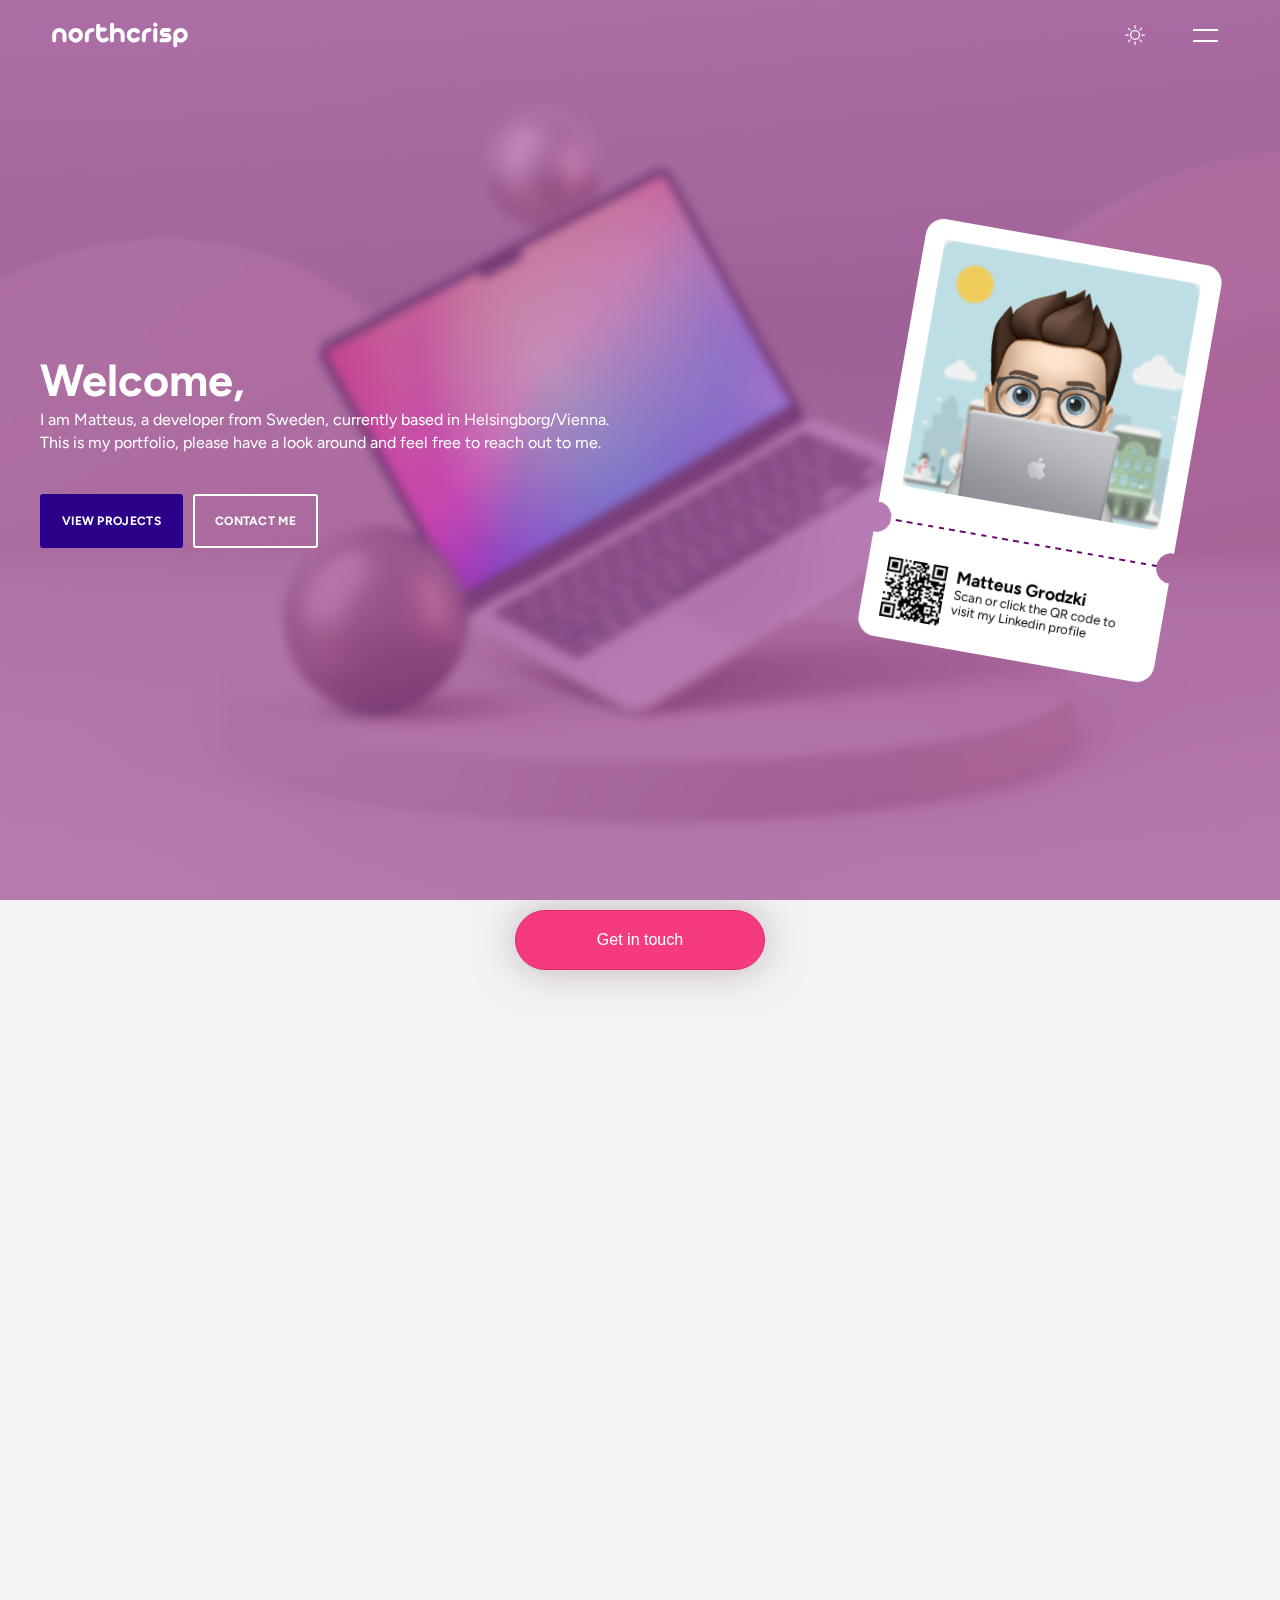
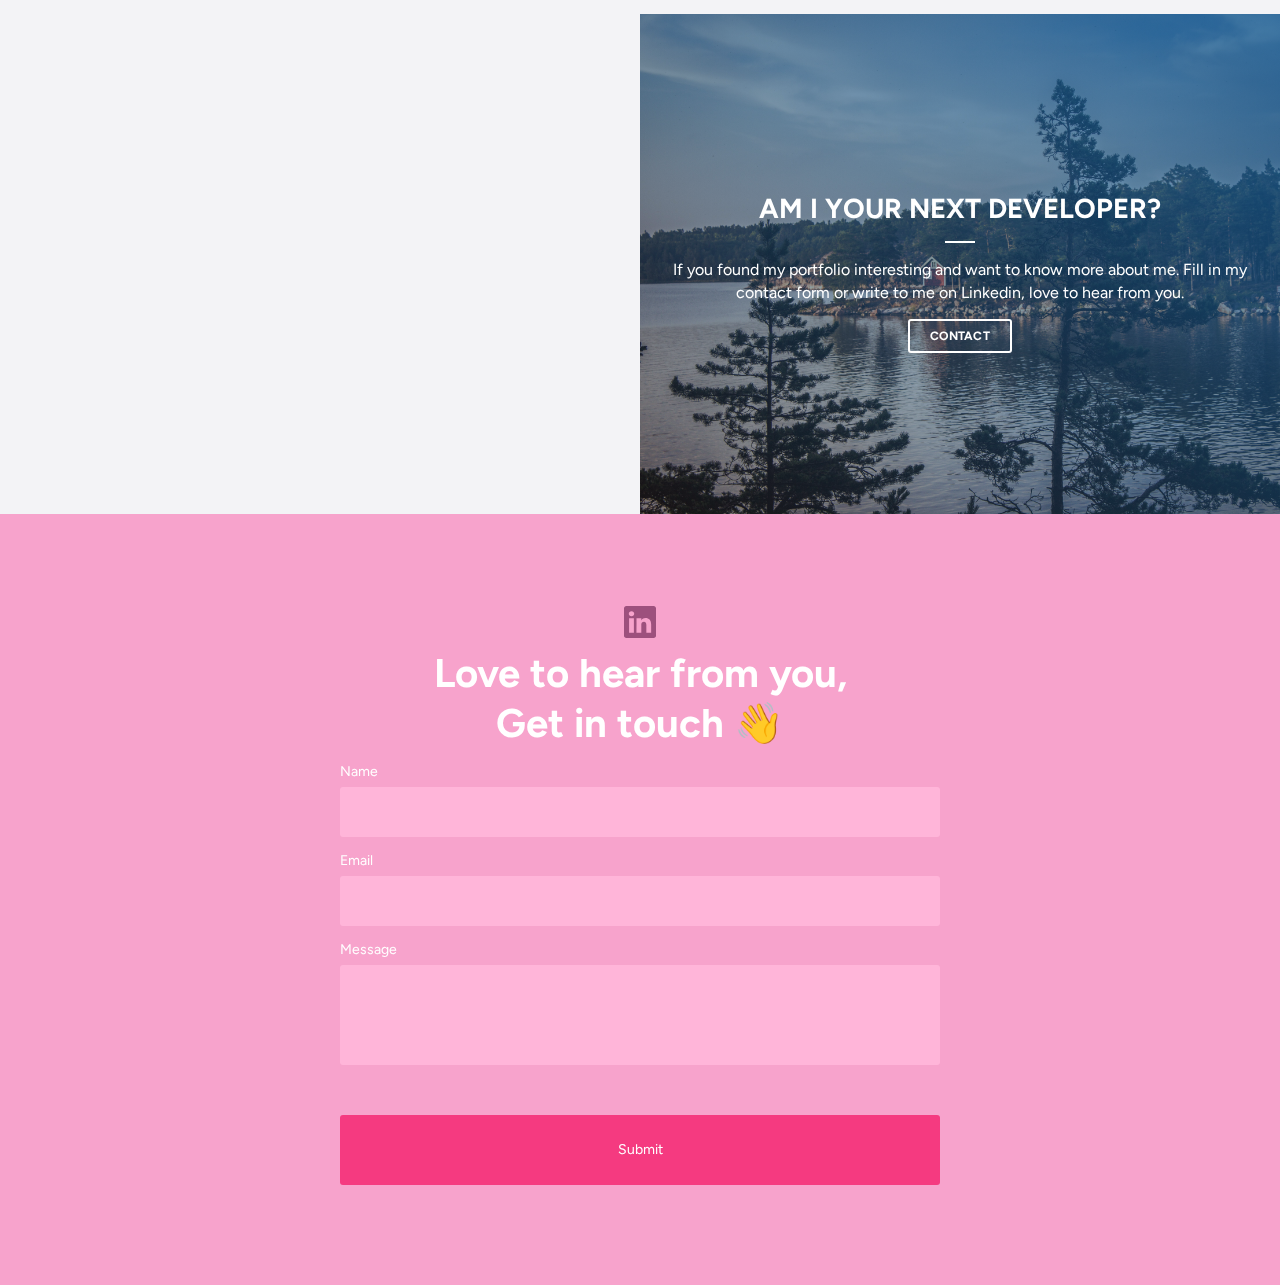
<file: index.html>
<!DOCTYPE html>
<html lang="en">
<head>
    <meta charset="UTF-8">
    <meta http-equiv="X-UA-Compatible" content="IE=edge">
    <meta name="viewport" content="width=device-width, initial-scale=1.0">
    <meta name="description" content="I am Matteus, a developer from Sweden, currently based in Warsaw. This is my portfolio, please have a look around and feel free to reach out to me.">
    <meta name="keywords" content="Developer, Web Developer, HTML,CSS,JavaScript, jQuery, Bootstrap, MySQL, SQL, Wordpress, JSON, Woocommerce, PHP, Git, Github, GoLang, Python, Java, C++, Photoshop, Google Cloud">
    <title>Northcrisp</title>
    <link rel="stylesheet" href="./assets/css/style.css">
    <link rel="stylesheet" href="./assets/css/controll-manager.css">
    <link rel="stylesheet" href="./assets/css/notice.css">

    <!-- Google Fonts -->
    <link rel="preconnect" href="https://fonts.googleapis.com">
    <link rel="preconnect" href="https://fonts.gstatic.com" crossorigin>
    <link href="https://fonts.googleapis.com/css2?family=Figtree:wght@300;400;500;600;700&display=swap" rel="stylesheet"> 

    <!-- Google tag (gtag.js) -->
    <script async src="https://www.googletagmanager.com/gtag/js?id=G-XYECTXKR9W"></script>
    <script>
    window.dataLayer = window.dataLayer || [];
    function gtag(){dataLayer.push(arguments);}
    gtag('js', new Date());

    gtag('config', 'G-XYECTXKR9W');
    </script>

    <!-- Scripts -->
    <script src="./assets/js/dark-mode.js"></script>
    <script defer src="./assets/js/contact-form.js"></script>
    <script defer src="./assets/js/navigation.js"></script>
    <script defer src="./assets/js/floating-contact.js"></script>
    <script defer src="./assets/js/scroll-top.js"></script>
    <script defer src="./assets/js/animation.js"></script>

</head>
<body>

    <!-- <div class="website-msg">
        <span>This website is currently under construction</span>
    </div> -->

    <div class="page">

        <aside class="navigation" data-target="navigation">
            <div class="navigation__header">

            <div class="container">
                <div class="action-controller">

                    <button data-dark-mode="">
                        <span class="dark-mode-switch-grid">
    
                            <span>
                                <svg xmlns="http://www.w3.org/2000/svg" width="16" height="16" fill="currentColor" class="bi bi-brightness-high" viewBox="0 0 16 16">
                                    <path d="M8 11a3 3 0 1 1 0-6 3 3 0 0 1 0 6zm0 1a4 4 0 1 0 0-8 4 4 0 0 0 0 8zM8 0a.5.5 0 0 1 .5.5v2a.5.5 0 0 1-1 0v-2A.5.5 0 0 1 8 0zm0 13a.5.5 0 0 1 .5.5v2a.5.5 0 0 1-1 0v-2A.5.5 0 0 1 8 13zm8-5a.5.5 0 0 1-.5.5h-2a.5.5 0 0 1 0-1h2a.5.5 0 0 1 .5.5zM3 8a.5.5 0 0 1-.5.5h-2a.5.5 0 0 1 0-1h2A.5.5 0 0 1 3 8zm10.657-5.657a.5.5 0 0 1 0 .707l-1.414 1.415a.5.5 0 1 1-.707-.708l1.414-1.414a.5.5 0 0 1 .707 0zm-9.193 9.193a.5.5 0 0 1 0 .707L3.05 13.657a.5.5 0 0 1-.707-.707l1.414-1.414a.5.5 0 0 1 .707 0zm9.193 2.121a.5.5 0 0 1-.707 0l-1.414-1.414a.5.5 0 0 1 .707-.707l1.414 1.414a.5.5 0 0 1 0 .707zM4.464 4.465a.5.5 0 0 1-.707 0L2.343 3.05a.5.5 0 1 1 .707-.707l1.414 1.414a.5.5 0 0 1 0 .708z"/>
                                </svg>
                            </span>
    
                            <span>
                                <svg xmlns="http://www.w3.org/2000/svg" width="16" height="16" fill="currentColor" class="bi bi-cloud-moon" viewBox="0 0 16 16">
                                    <path d="M7 8a3.5 3.5 0 0 1 3.5 3.555.5.5 0 0 0 .625.492A1.503 1.503 0 0 1 13 13.5a1.5 1.5 0 0 1-1.5 1.5H3a2 2 0 1 1 .1-3.998.5.5 0 0 0 .509-.375A3.502 3.502 0 0 1 7 8zm4.473 3a4.5 4.5 0 0 0-8.72-.99A3 3 0 0 0 3 16h8.5a2.5 2.5 0 0 0 0-5h-.027z"/>
                                    <path d="M11.286 1.778a.5.5 0 0 0-.565-.755 4.595 4.595 0 0 0-3.18 5.003 5.46 5.46 0 0 1 1.055.209A3.603 3.603 0 0 1 9.83 2.617a4.593 4.593 0 0 0 4.31 5.744 3.576 3.576 0 0 1-2.241.634c.162.317.295.652.394 1a4.59 4.59 0 0 0 3.624-2.04.5.5 0 0 0-.565-.755 3.593 3.593 0 0 1-4.065-5.422z"/>
                                </svg>
                            </span>
                            
                        </span>
                    </button>
    
                    <button class="navigation__close" data-close-all="">
                        <svg xmlns="http://www.w3.org/2000/svg" width="16" height="16" fill="currentColor" class="bi bi-x-lg" viewBox="0 0 16 16">
                            <path d="M2.146 2.854a.5.5 0 1 1 .708-.708L8 7.293l5.146-5.147a.5.5 0 0 1 .708.708L8.707 8l5.147 5.146a.5.5 0 0 1-.708.708L8 8.707l-5.146 5.147a.5.5 0 0 1-.708-.708L7.293 8 2.146 2.854Z"/>
                        </svg>
                    </button>
    
                </div><!-- .action-controller -->
            </div><!-- container -->
            </div><!-- navigation__header -->
            <ul>
                <li><a href="#projects" data-close-all="">Projects</a></li>
                <li><a href="#skillset" data-close-all="">Skillset</a></li>
                <li><a href="#contact" data-close-all="">Contact</a></li>
            </ul>
        </aside>

        <section class="hero">

            <header>
                <div class="container">
    
                    <div class="header__con">
                        <a href="index.html" class="main-logo">
                            <img src="./assets/media/images/logo_white.svg" alt="Northcrisp logo">
                        </a>
    
                        <nav class="quick-menu">
                            <button data-dark-mode="">
                                <span class="dark-mode-switch-grid">
    
                                    <span>
                                        <svg xmlns="http://www.w3.org/2000/svg" width="16" height="16" fill="currentColor" class="bi bi-brightness-high" viewBox="0 0 16 16">
                                            <path d="M8 11a3 3 0 1 1 0-6 3 3 0 0 1 0 6zm0 1a4 4 0 1 0 0-8 4 4 0 0 0 0 8zM8 0a.5.5 0 0 1 .5.5v2a.5.5 0 0 1-1 0v-2A.5.5 0 0 1 8 0zm0 13a.5.5 0 0 1 .5.5v2a.5.5 0 0 1-1 0v-2A.5.5 0 0 1 8 13zm8-5a.5.5 0 0 1-.5.5h-2a.5.5 0 0 1 0-1h2a.5.5 0 0 1 .5.5zM3 8a.5.5 0 0 1-.5.5h-2a.5.5 0 0 1 0-1h2A.5.5 0 0 1 3 8zm10.657-5.657a.5.5 0 0 1 0 .707l-1.414 1.415a.5.5 0 1 1-.707-.708l1.414-1.414a.5.5 0 0 1 .707 0zm-9.193 9.193a.5.5 0 0 1 0 .707L3.05 13.657a.5.5 0 0 1-.707-.707l1.414-1.414a.5.5 0 0 1 .707 0zm9.193 2.121a.5.5 0 0 1-.707 0l-1.414-1.414a.5.5 0 0 1 .707-.707l1.414 1.414a.5.5 0 0 1 0 .707zM4.464 4.465a.5.5 0 0 1-.707 0L2.343 3.05a.5.5 0 1 1 .707-.707l1.414 1.414a.5.5 0 0 1 0 .708z"/>
                                        </svg>
                                    </span>
        
                                    <span>
                                        <svg xmlns="http://www.w3.org/2000/svg" width="16" height="16" fill="currentColor" class="bi bi-cloud-moon" viewBox="0 0 16 16">
                                            <path d="M7 8a3.5 3.5 0 0 1 3.5 3.555.5.5 0 0 0 .625.492A1.503 1.503 0 0 1 13 13.5a1.5 1.5 0 0 1-1.5 1.5H3a2 2 0 1 1 .1-3.998.5.5 0 0 0 .509-.375A3.502 3.502 0 0 1 7 8zm4.473 3a4.5 4.5 0 0 0-8.72-.99A3 3 0 0 0 3 16h8.5a2.5 2.5 0 0 0 0-5h-.027z"/>
                                            <path d="M11.286 1.778a.5.5 0 0 0-.565-.755 4.595 4.595 0 0 0-3.18 5.003 5.46 5.46 0 0 1 1.055.209A3.603 3.603 0 0 1 9.83 2.617a4.593 4.593 0 0 0 4.31 5.744 3.576 3.576 0 0 1-2.241.634c.162.317.295.652.394 1a4.59 4.59 0 0 0 3.624-2.04.5.5 0 0 0-.565-.755 3.593 3.593 0 0 1-4.065-5.422z"/>
                                        </svg>
                                    </span>
    
                                </span>
                            </button>
                            
                            <button class="quick-menu__nav-btn" data-pointer="navigation" data-shadow-disable="">
                                <span></span>
                            </button>
                        </nav>
                    </div><!-- .header__con -->
    
                </div><!-- .container -->
            </header>

            <div class="hero-banner">
                <div class="hero-banner__promotion">
                    <div class="container">
                        <div class="hero-banner__intro">
                            <div class="hero-banner__info-con">
                                <div>
                                    <h1 class="display-heading">Welcome,</h1>
                                    <p>I am Matteus, a developer from Sweden, currently based in Helsingborg/Vienna. This is my portfolio, please have a look around and feel free to reach out to me.</p>
                                    <div class="hero-banner__action">
                                        <a href="#projects" class="cta-big cta-purple">View projects</a>
                                        <a href="#contact" class="cta-big cta-purple-accent-hover">Contact me</a>
                                    </div><!-- hero-banner__action -->
                                </div>
                            </div>
                            <div class="hero-banner__profile">
                                <div class="promo-card">

                                    <div class="promo-card__top">
                                        <div class="promo-card__img-con">
                                            <div class="promo-card__img-bg">
                                                <img src="./assets/media/images/day-and-night.jpg" alt="A background image of night and day" class="day-and-night">
                                            </div><!-- promo-card__img-bg -->
                                            <img class="promo-card__img-user" src="./assets/media/images/user.png" alt="An image of an animated person">
                                        </div><!-- promo-card__img-con -->
                                    </div><!-- promo-card__top -->
                                
                                    <div class="promo-card__divider"></div><!-- promo-card__divider -->
                                
                                    <div class="promo-card__bottom">
                                        <div class="promo-card__info">
                                            <a href="https://www.linkedin.com/in/matteus-g/" target="_blank">
                                                <img src="./assets/media/images/linkedin-profile.jpg" alt="QR code to Matteus Linkedin page" class="promo-card__qr-code">
                                            </a>
                                            <div>
                                                <h3 class="promo-card__name">Matteus Grodzki</h3>
                                                <span class="promo-card__qr-info">Scan or click the QR code to visit my Linkedin profile</span>
                                            </div>
                                        </div><!-- promo-card__info -->
                                    </div><!-- promo-card__bottom -->
                                
                                </div><!-- promo-card -->
                            </div>
                        </div>
                    </div><!-- .container -->
                </div>
                <img src="./assets/media/images/laptop-2.jpg" alt="An abstract image of an laptop falling">
                <!-- <video autoplay loop muted>
                    <source src="./assets/media/videos/com-science.mp4" type="video/mp4">
                    Your browser does not support the video tag.
                </video>  -->
            </div><!-- .banner -->

        </section>


        <section class="projects-preview" id="projects">
            <div class="container">

                <div class="projects-preview-header hidden">
                    <h2 class="display-heading">Projects</h2>
                    <div class="cta-container">
                        <!-- <a href="" class="cta">Explore more</a> -->
                    </div>
                </div><!-- projects-preview-header -->

                <div class="grid">

                    <div class="tile tile--rounded large-span-6 small-span-12 hidden">
                       <div class="tile__content">

                            <div class="tile__header">
                                <span class="tile__project-type">Web Development</span>
                                <h5 class="tile__headline display-heading">Contractor Scandinavia AB</h5>
                            </div><!-- tile__header -->

                            <div class="tile__body">
                                <div class="tile__img-con">
                                    <img src="./assets/media/images/projects/csab.jpg" alt="An image showing the home page of Contractor Scandinavia AB website">
                                    <div class="tile__tags">
                                        <span>Client</span>
                                    </div><!-- tile__tags -->
                                </div><!-- tile__img-con -->
                            </div><!-- tile__body -->

                       </div><!-- tile__content -->
                       <button class="tile__read-more" data-pointer="contractor-scandinavia"></button>
                    </div><!-- .tile -->

                    <div class="tile tile--rounded large-span-6 small-span-12 hidden">
                        <div class="tile__content">
 
                             <div class="tile__header">
                                <span class="tile__project-type">Web Development</span>
                                <h5 class="tile__headline display-heading">Southcoat AB</h5>
                             </div><!-- tile__header -->
 
                             <div class="tile__body">
                                 <div class="tile__img-con">
                                    <img src="./assets/media/images/projects/southcoat.jpg" alt="An image showing the home page of SouthCoat AB website">
                                    <div class="tile__tags">
                                        <span>Client</span>
                                    </div><!-- tile__tags -->
                                </div><!-- tile__img-con -->
                             </div><!-- tile__body -->
 
                        </div><!-- tile__content -->
                        <button class="tile__read-more" data-pointer="southcoat"></button>
                     </div><!-- .tile -->

                     <div class="tile tile-coming-soon tile--rounded large-span-6 small-span-12 hidden">
                        <div class="tile__content">
 
                             <div class="tile__header">
                                 <span class="tile__project-type">Web Development</span>
                                 <h5 class="tile__headline display-heading">Randshopper</h5>
                             </div><!-- tile__header -->
 
                             <div class="tile__body">
                                 <div class="tile__img-con">
                                     <img src="./assets/media/images/abstract.jpg" alt="An abstract image">
                                     <div class="tile__tags">
                                         <span>Project</span>
                                     </div><!-- tile__tags -->
                                 </div><!-- tile__img-con -->
                             </div><!-- tile__body -->
                        </div><!-- tile__content -->
                        <button class="tile__read-more" data-pointer="randshopper"></button>
                     </div><!-- .tile -->


                     <div class="tile tile--rounded large-span-6 small-span-12 hidden">
                        <div class="tile__content">
 
                             <div class="tile__header">
                                <span class="tile__project-type">Web Development</span>
                                <h5 class="tile__headline display-heading">Lazy Skincare.</h5>
                             </div><!-- tile__header -->
 
                             <div class="tile__body">
                                 <div class="tile__img-con">
                                    <img src="./assets/media/images/projects/lazyskincare.jpg" alt="An image showing the home page of Lazy Skincares website">
                                    <div class="tile__tags">
                                        <span>ProBono</span>
                                    </div><!-- tile__tags -->
                                </div><!-- tile__img-con -->
                             </div><!-- tile__body -->
 
                        </div><!-- tile__content -->
                        <button class="tile__read-more" data-pointer="lazyskincare"></button>
                     </div><!-- .tile -->


                </div><!-- .grid -->

            </div><!-- .container -->
        </section>


        <section id="skillset">
            <div class="skillset-container">

                <div class="container">

                <div class="skillset-container-header hidden">
                    <h2 class="display-heading">Skillset</h2>
                </div><!-- projects-preview-header -->

                <div class="skillset-list hidden">

                <div class="skill-card">
                    <span class="skill-card__note">Junior</span>
                    <svg viewBox="0 0 128 128">
                        <path fill="#F0DB4F" d="M1.408 1.408h125.184v125.185H1.408z"></path><path fill="#323330" d="M116.347 96.736c-.917-5.711-4.641-10.508-15.672-14.981-3.832-1.761-8.104-3.022-9.377-5.926-.452-1.69-.512-2.642-.226-3.665.821-3.32 4.784-4.355 7.925-3.403 2.023.678 3.938 2.237 5.093 4.724 5.402-3.498 5.391-3.475 9.163-5.879-1.381-2.141-2.118-3.129-3.022-4.045-3.249-3.629-7.676-5.498-14.756-5.355l-3.688.477c-3.534.893-6.902 2.748-8.877 5.235-5.926 6.724-4.236 18.492 2.975 23.335 7.104 5.332 17.54 6.545 18.873 11.531 1.297 6.104-4.486 8.08-10.234 7.378-4.236-.881-6.592-3.034-9.139-6.949-4.688 2.713-4.688 2.713-9.508 5.485 1.143 2.499 2.344 3.63 4.26 5.795 9.068 9.198 31.76 8.746 35.83-5.176.165-.478 1.261-3.666.38-8.581zM69.462 58.943H57.753l-.048 30.272c0 6.438.333 12.34-.714 14.149-1.713 3.558-6.152 3.117-8.175 2.427-2.059-1.012-3.106-2.451-4.319-4.485-.333-.584-.583-1.036-.667-1.071l-9.52 5.83c1.583 3.249 3.915 6.069 6.902 7.901 4.462 2.678 10.459 3.499 16.731 2.059 4.082-1.189 7.604-3.652 9.448-7.401 2.666-4.915 2.094-10.864 2.07-17.444.06-10.735.001-21.468.001-32.237z"></path>
                    </svg>
                    <span class="skill-card__info">Javascript</span>
                </div><!-- .skill-card -->

                <div class="skill-card">
                    <span class="skill-card__note">Junior</span>
                    <svg viewBox="0 0 128 128">
                        <g fill="#61DAFB"><circle cx="64" cy="47.5" r="9.3"></circle><path d="M64 81.7C71.3 88.8 78.5 93 84.3 93c1.9 0 3.7-.4 5.2-1.3 5.2-3 7.1-10.5 5.3-21.2-.3-1.9-.7-3.8-1.2-5.8 2-.6 3.8-1.2 5.6-1.8 10.1-3.9 15.7-9.3 15.7-15.2 0-6-5.6-11.4-15.7-15.2-1.8-.7-3.6-1.3-5.6-1.8.5-2 .9-3.9 1.2-5.8 1.7-10.9-.2-18.5-5.4-21.5-1.5-.9-3.3-1.3-5.2-1.3-5.7 0-13 4.2-20.3 11.3C56.7 6.3 49.5 2.1 43.7 2.1c-1.9 0-3.7.4-5.2 1.3-5.2 3-7.1 10.5-5.3 21.2.3 1.9.7 3.8 1.2 5.8-2 .6-3.8 1.2-5.6 1.8-10.1 3.9-15.7 9.3-15.7 15.2 0 6 5.6 11.4 15.7 15.2 1.8.7 3.6 1.3 5.6 1.8-.5 2-.9 3.9-1.2 5.8-1.7 10.7.2 18.3 5.3 21.2 1.5.9 3.3 1.3 5.2 1.3 5.8.2 13-4 20.3-11zm-5.6-13.5c1.8.1 3.7.1 5.6.1 1.9 0 3.8 0 5.6-.1-1.8 2.4-3.7 4.6-5.6 6.7-1.9-2.1-3.8-4.3-5.6-6.7zM46 57.9c1 1.7 1.9 3.3 3 4.9-3.1-.4-6-.9-8.8-1.5.9-2.7 1.9-5.5 3.1-8.3.8 1.6 1.7 3.3 2.7 4.9zm-5.8-24.1c2.8-.6 5.7-1.1 8.8-1.5-1 1.6-2 3.2-3 4.9-1 1.7-1.9 3.3-2.7 5-1.3-2.9-2.3-5.7-3.1-8.4zm5.5 13.7c1.3-2.7 2.7-5.4 4.3-8.1 1.5-2.6 3.2-5.2 4.9-7.8 3-.2 6-.3 9.1-.3 3.2 0 6.2.1 9.1.3 1.8 2.6 3.4 5.2 4.9 7.8 1.6 2.7 3 5.4 4.3 8.1-1.3 2.7-2.7 5.4-4.3 8.1-1.5 2.6-3.2 5.2-4.9 7.8-3 .2-6 .3-9.1.3-3.2 0-6.2-.1-9.1-.3-1.8-2.6-3.4-5.2-4.9-7.8-1.6-2.7-3-5.4-4.3-8.1zm39.1-5.4l-2.7-5c-1-1.7-1.9-3.3-3-4.9 3.1.4 6 .9 8.8 1.5-.9 2.8-1.9 5.6-3.1 8.4zm0 10.8c1.2 2.8 2.2 5.6 3.1 8.3-2.8.6-5.7 1.1-8.8 1.5 1-1.6 2-3.2 3-4.9.9-1.5 1.8-3.2 2.7-4.9zm2.3 34.7c-.8.5-1.8.7-2.9.7-4.9 0-11-4-17-10 2.9-3.1 5.7-6.6 8.5-10.5 4.7-.4 9.2-1.1 13.4-2.1.5 1.8.8 3.6 1.1 5.4 1.4 8.5.3 14.6-3.1 16.5zm5.2-52.7c11.2 3.2 17.9 8.1 17.9 12.6 0 3.9-4.6 7.8-12.7 10.9-1.6.6-3.4 1.2-5.2 1.7-1.3-4.1-2.9-8.3-4.9-12.6 2-4.3 3.7-8.5 4.9-12.6zm-8-28.2c1.1 0 2 .2 2.9.7 3.3 1.9 4.5 7.9 3.1 16.5-.3 1.7-.7 3.5-1.1 5.4-4.2-.9-8.7-1.6-13.4-2.1-2.7-3.9-5.6-7.4-8.5-10.5 6-5.9 12.1-10 17-10zM69.6 26.8c-1.8-.1-3.7-.1-5.6-.1s-3.8 0-5.6.1c1.8-2.4 3.7-4.6 5.6-6.7 1.9 2.1 3.8 4.4 5.6 6.7zM40.9 7.4c.8-.5 1.8-.7 2.9-.7 4.9 0 11 4 17 10-2.9 3.1-5.7 6.6-8.5 10.5-4.7.4-9.2 1.1-13.4 2.1-.5-1.8-.8-3.6-1.1-5.4-1.4-8.5-.3-14.5 3.1-16.5zm-5.2 52.7C24.5 56.9 17.8 52 17.8 47.5c0-3.9 4.6-7.8 12.7-10.9 1.6-.6 3.4-1.2 5.2-1.7 1.3 4.1 2.9 8.3 4.9 12.6-2 4.3-3.7 8.6-4.9 12.6zm2.1 11c.3-1.7.7-3.5 1.1-5.4 4.2.9 8.7 1.6 13.4 2.1 2.7 3.9 5.6 7.4 8.5 10.5-6 5.9-12.1 10-17 10-1.1 0-2-.2-2.9-.7-3.4-1.9-4.5-8-3.1-16.5zm-4.2 41.2c2.2-2.7 2.3-5.7 1.1-8.7-1.2-3-3.7-4.4-6.8-4.5-3.7-.1-7.5 0-11.2 0H16V125h3v-9.8h4.7c.6 0 1.1.2 1.4.7l6 9.3c.1.2.4.5.6.5h3.9c-2.4-3.7-4.7-7.2-7.1-10.8 2.1-.3 3.9-1 5.1-2.6zm-14.6-.2v-9.9h1.1c2.3 0 4.7-.1 7 .1 2.7.1 4.6 2.2 4.6 4.9s-2.2 4.8-4.9 4.9c-2.4.1-4.8 0-7.8 0zm38.7 1.3c-1.6-7-8-8.8-12.9-6.6-3.8 1.7-5.5 5-5.6 9.1-.1 3.1.8 5.9 3.2 8 2.7 2.4 6 2.7 9.4 2.1 1.9-.4 3.6-1.3 4.9-2.7-.5-.7-1-1.4-1.5-2-2.8 2.4-5.9 3.2-9.3 1.6-2.2-1.1-3.3-3.8-3.5-5.8h15.5v-1.3c.1-.9 0-1.7-.2-2.4zM42.6 115c-.3-3 2.7-6.2 6-6.2 3.8-.1 6.2 2.2 6.3 6.2H42.6zm30.7-8.7c-1.5-.3-3.1-.4-4.6-.3-2.4.2-4.5 1.3-6.2 3.1.5.7.9 1.4 1.5 2.2.2-.2.4-.4.6-.5 1.6-1.5 3.5-2.3 5.8-2.1 1.8.1 3.5.7 4 2.5.4 1.4.3 2.9.4 4.4-.3 0-.4-.1-.5-.2-2.4-2-5.1-2.4-8-1.7-2.7.7-4.4 2.8-4.6 5.5-.2 3.1 1.2 5.4 3.9 6.5 1.7.7 3.6.7 5.4.3 1.4-.3 2-1.1 4-2.2v1.3h2.8c0-4 .1-8.9 0-13.5 0-2.9-1.7-4.7-4.5-5.3zm1.4 12.6c-.1.3 0 .6 0 .9 0 2.1-.5 2.8-2.5 3.6-1.4.5-2.9.7-4.4.2-1.7-.5-2.9-2-2.9-3.7-.1-1.7 1-3.4 2.7-3.9 2.3-.8 4.4-.3 6.3 1.1.6.5 1 1 .8 1.8zm15.6-9.9c2.6-.8 5-.3 6.8 1.9l.3.2c.7-.6 1.3-1.2 2.1-1.9-.3-.3-.4-.5-.6-.8-2.9-3.1-8.6-3.5-12.1-1-4.9 3.6-4.8 10.6-2.4 14.3 2.3 3.5 5.6 4.7 9.5 4.2 2.3-.3 4.2-1.4 5.7-3.3-.7-.6-1.4-1.2-2.1-1.9-.2.2-.3.3-.4.5-2.7 3-7.2 2.7-9.6-.5-1.4-1.9-1.7-4.1-1.3-6.3.2-2.5 1.5-4.5 4.1-5.4zm20.8 13.6c-.2.1-.3.2-.3.2-.8.6-1.6.7-2.5.4-.9-.4-1-1.2-1.1-2v-11.4c0-.2 0 .2.1-.8h3.8v-3h-4v-5h-3v5.4h-2.6c-.2 0-.5.2-.5.4-.1.7 0 1.2 0 2.2h3.2v12.8c0 1.6.4 3 1.8 3.8 1.5.9 4.4.7 5.7-.4.2-.1.3-.5.3-.6-.3-.6-.6-1.3-.9-2z"></path></g>
                    </svg>
                    <span class="skill-card__info">React</span>
                </div><!-- .skill-card -->

                <div class="skill-card">
                    <svg viewBox="0 0 128 128">
                        <path fill="#E44D26" d="M19.037 113.876L9.032 1.661h109.936l-10.016 112.198-45.019 12.48z"></path><path fill="#F16529" d="M64 116.8l36.378-10.086 8.559-95.878H64z"></path><path fill="#EBEBEB" d="M64 52.455H45.788L44.53 38.361H64V24.599H29.489l.33 3.692 3.382 37.927H64zm0 35.743l-.061.017-15.327-4.14-.979-10.975H33.816l1.928 21.609 28.193 7.826.063-.017z"></path><path fill="#fff" d="M63.952 52.455v13.763h16.947l-1.597 17.849-15.35 4.143v14.319l28.215-7.82.207-2.325 3.234-36.233.335-3.696h-3.708zm0-27.856v13.762h33.244l.276-3.092.628-6.978.329-3.692z"></path>
                    </svg>
                    <span class="skill-card__info">HTML5</span>
                </div><!-- .skill-card -->

                <div class="skill-card">
                    <svg viewBox="0 0 128 128">
                        <path fill="#131313" d="M89.234 5.856H81.85l7.679 8.333v3.967H73.713v-4.645h7.678l-7.678-8.333V1.207h15.521v4.649zm-18.657 0h-7.384l7.679 8.333v3.967H55.055v-4.645h7.679l-7.679-8.333V1.207h15.522v4.649zm-18.474.19h-7.968v7.271h7.968v4.839H38.471V1.207h13.632v4.839z"></path><path fill="#1572B6" d="M27.613 116.706l-8.097-90.813h88.967l-8.104 90.798-36.434 10.102-36.332-10.087z"></path><path fill="#33A9DC" d="M64.001 119.072l29.439-8.162 6.926-77.591H64.001v85.753z"></path><path fill="#fff" d="M64 66.22h14.738l1.019-11.405H64V43.677h27.929l-.267 2.988-2.737 30.692H64V66.22z"></path><path fill="#EBEBEB" d="M64.067 95.146l-.049.014-12.404-3.35-.794-8.883H39.641l1.561 17.488 22.814 6.333.052-.015V95.146z"></path><path fill="#fff" d="M77.792 76.886L76.45 91.802l-12.422 3.353v11.588l22.833-6.328.168-1.882 1.938-21.647H77.792z"></path><path fill="#EBEBEB" d="M64.039 43.677v11.137H37.136l-.224-2.503-.507-5.646-.267-2.988h27.901zM64 66.221v11.138H51.753l-.223-2.503-.508-5.647-.267-2.988H64z"></path>
                    </svg>  
                    <span class="skill-card__info">CSS3</span>
                </div><!-- .skill-card -->
 
                <div class="skill-card">
                    <span class="skill-card__note">Junior</span>
                    <svg viewBox="0 0 128 128">
                        <path fill-rule="evenodd" clip-rule="evenodd" fill="#CB6699" d="M1.219 56.156c0 .703.207 1.167.323 1.618.756 2.933 2.381 5.45 4.309 7.746 2.746 3.272 6.109 5.906 9.554 8.383 2.988 2.148 6.037 4.248 9.037 6.38.515.366 1.002.787 1.561 1.236-.481.26-.881.489-1.297.7-3.959 2.008-7.768 4.259-11.279 6.986-2.116 1.644-4.162 3.391-5.607 5.674-2.325 3.672-3.148 7.584-1.415 11.761.506 1.22 1.278 2.274 2.367 3.053.353.252.749.502 1.162.6 1.058.249 2.136.412 3.207.609l3.033-.002c3.354-.299 6.407-1.448 9.166-3.352 4.312-2.976 7.217-6.966 8.466-12.087.908-3.722.945-7.448-.125-11.153a11.696 11.696 0 00-.354-1.014c-.13-.333-.283-.657-.463-1.072l6.876-3.954.103.088c-.125.409-.258.817-.371 1.23-.817 2.984-1.36 6.02-1.165 9.117.208 3.3 1.129 6.389 3.061 9.146 1.562 2.23 5.284 2.313 6.944.075.589-.795 1.16-1.626 1.589-2.513 1.121-2.315 2.159-4.671 3.23-7.011l.187-.428c-.077 1.108-.167 2.081-.208 3.055-.064 1.521.025 3.033.545 4.48.445 1.238 1.202 2.163 2.62 2.326.97.111 1.743-.333 2.456-.896a10.384 10.384 0 002.691-3.199c1.901-3.491 3.853-6.961 5.576-10.54 1.864-3.871 3.494-7.855 5.225-11.792l.286-.698c.409 1.607.694 3.181 1.219 4.671.61 1.729 1.365 3.417 2.187 5.058.389.775.344 1.278-.195 1.928-2.256 2.72-4.473 5.473-6.692 8.223-.491.607-.98 1.225-1.389 1.888a3.701 3.701 0 00-.48 1.364 1.737 1.737 0 001.383 1.971 9.661 9.661 0 002.708.193c3.097-.228 5.909-1.315 8.395-3.157 3.221-2.386 4.255-5.642 3.475-9.501-.211-1.047-.584-2.065-.947-3.074-.163-.455-.174-.774.123-1.198 2.575-3.677 4.775-7.578 6.821-11.569.081-.157.164-.314.306-.482.663 3.45 1.661 6.775 3.449 9.792-.912.879-1.815 1.676-2.632 2.554-1.799 1.934-3.359 4.034-4.173 6.595-.35 1.104-.619 2.226-.463 3.405.242 1.831 1.742 3.021 3.543 2.604 3.854-.892 7.181-2.708 9.612-5.925 1.636-2.166 1.785-4.582 1.1-7.113-.188-.688-.411-1.365-.651-2.154.951-.295 1.878-.649 2.837-.868 4.979-1.136 9.904-.938 14.702.86 2.801 1.05 5.064 2.807 6.406 5.571 1.639 3.379.733 6.585-2.452 8.721-.297.199-.637.356-.883.605a.869.869 0 00-.205.67c.021.123.346.277.533.275 1.047-.008 1.896-.557 2.711-1.121 2.042-1.413 3.532-3.314 3.853-5.817l.063-.188-.077-1.63c-.031-.094.023-.187.016-.258-.434-3.645-2.381-6.472-5.213-8.688-3.28-2.565-7.153-3.621-11.249-3.788a25.401 25.401 0 00-9.765 1.503c-.897.325-1.786.71-2.688 1.073-.121-.219-.251-.429-.358-.646-.926-1.896-2.048-3.708-2.296-5.882-.176-1.544-.392-3.086-.025-4.613.353-1.469.813-2.913 1.246-4.362.223-.746.066-1.164-.646-1.5a2.854 2.854 0 00-.786-.258c-1.75-.254-3.476-.109-5.171.384-.6.175-1.036.511-1.169 1.175-.076.381-.231.746-.339 1.122-.443 1.563-.757 3.156-1.473 4.645-1.794 3.735-3.842 7.329-5.938 10.897-.227.385-.466.763-.752 1.23-.736-1.54-1.521-2.922-1.759-4.542-.269-1.832-.481-3.661-.025-5.479.339-1.356.782-2.687 1.19-4.025.193-.636.104-.97-.472-1.305-.291-.169-.62-.319-.948-.368a11.643 11.643 0 00-5.354.438c-.543.176-.828.527-.994 1.087-.488 1.652-.904 3.344-1.589 4.915-2.774 6.36-5.628 12.687-8.479 19.013-.595 1.321-1.292 2.596-1.963 3.882-.17.326-.418.613-.63.919-.17-.201-.236-.339-.235-.477.005-.813-.092-1.65.063-2.436a172.189 172.189 0 011.578-7.099c.47-1.946 1.017-3.874 1.538-5.807.175-.647.178-1.252-.287-1.796-.781-.911-2.413-1.111-3.381-.409l-.428.242.083-.69c.204-1.479.245-2.953-.161-4.41-.506-1.816-1.802-2.861-3.686-2.803-.878.027-1.8.177-2.613.497-3.419 1.34-6.048 3.713-8.286 6.568a2.592 2.592 0 01-.757.654c-2.893 1.604-5.795 3.188-8.696 4.778l-3.229 1.769c-.866-.826-1.653-1.683-2.546-2.41-2.727-2.224-5.498-4.393-8.244-6.592-2.434-1.949-4.792-3.979-6.596-6.56-1.342-1.92-2.207-4.021-2.29-6.395-.105-3.025.753-5.789 2.293-8.362 1.97-3.292 4.657-5.934 7.611-8.327 3.125-2.53 6.505-4.678 10.008-6.639 4.901-2.743 9.942-5.171 15.347-6.774 5.542-1.644 11.165-2.585 16.965-1.929 2.28.258 4.494.78 6.527 1.895 1.557.853 2.834 1.97 3.428 3.716.586 1.718.568 3.459.162 5.204-.825 3.534-2.76 6.447-5.195 9.05-3.994 4.267-8.866 7.172-14.351 9.091a39.478 39.478 0 01-9.765 2.083c-2.729.229-5.401-.013-7.985-.962-1.711-.629-3.201-1.591-4.399-2.987-.214-.25-.488-.521-.887-.287-.391.23-.46.602-.329.979.219.626.421 1.278.762 1.838.857 1.405 2.107 2.424 3.483 3.298 2.643 1.681 5.597 2.246 8.66 2.377 4.648.201 9.183-.493 13.654-1.74 6.383-1.78 11.933-4.924 16.384-9.884 3.706-4.13 6.353-8.791 6.92-14.419.277-2.747-.018-5.438-1.304-7.944-1.395-2.715-3.613-4.734-6.265-6.125C68.756 18.179 64.588 17 60.286 17h-4.31c-5.21 0-10.247 1.493-15.143 3.274-3.706 1.349-7.34 2.941-10.868 4.703-7.683 3.839-14.838 8.468-20.715 14.833-2.928 3.171-5.407 6.67-6.833 10.79a40.494 40.494 0 00-1.111 3.746m27.839 36.013c-.333 4.459-2.354 8.074-5.657 11.002-1.858 1.646-3.989 2.818-6.471 3.23-.9.149-1.821.185-2.694-.188-1.245-.532-1.524-1.637-1.548-2.814-.037-1.876.62-3.572 1.521-5.186 1.176-2.104 2.9-3.708 4.741-5.206 2.9-2.361 6.046-4.359 9.268-6.245l.243-.1c.498 1.84.735 3.657.597 5.507zM54.303 70.98c-.235 1.424-.529 2.849-.945 4.229-1.438 4.777-3.285 9.406-5.282 13.973-.369.845-.906 1.616-1.373 2.417a1.689 1.689 0 01-.283.334c-.578.571-1.126.541-1.418-.206-.34-.868-.549-1.797-.729-2.716-.121-.617-.092-1.265-.13-1.897.039-4.494 1.41-8.578 3.736-12.38.959-1.568 2.003-3.062 3.598-4.054a6.27 6.27 0 011.595-.706c.85-.239 1.372.154 1.231 1.006zm17.164 21.868l6.169-7.203c.257 2.675-4.29 8.015-6.169 7.203zm19.703-4.847c-.436.25-.911.43-1.358.661-.409.212-.544-.002-.556-.354a2.385 2.385 0 01.093-.721c.833-2.938 2.366-5.446 4.647-7.486l.16-.082c1.085 3.035-.169 6.368-2.986 7.982z"></path>
                    </svg>            
                    <span class="skill-card__info">SASS</span>
                </div><!-- .skill-card -->
  
                <div class="skill-card">
                    <span class="skill-card__note">Junior</span>
                    <svg viewBox="0 0 128 128">
                        <path fill="#fff" d="M22.67 47h99.67v73.67H22.67z"></path><path data-name="original" fill="#007acc" d="M1.5 63.91v62.5h125v-125H1.5zm100.73-5a15.56 15.56 0 017.82 4.5 20.58 20.58 0 013 4c0 .16-5.4 3.81-8.69 5.85-.12.08-.6-.44-1.13-1.23a7.09 7.09 0 00-5.87-3.53c-3.79-.26-6.23 1.73-6.21 5a4.58 4.58 0 00.54 2.34c.83 1.73 2.38 2.76 7.24 4.86 8.95 3.85 12.78 6.39 15.16 10 2.66 4 3.25 10.46 1.45 15.24-2 5.2-6.9 8.73-13.83 9.9a38.32 38.32 0 01-9.52-.1 23 23 0 01-12.72-6.63c-1.15-1.27-3.39-4.58-3.25-4.82a9.34 9.34 0 011.15-.73L82 101l3.59-2.08.75 1.11a16.78 16.78 0 004.74 4.54c4 2.1 9.46 1.81 12.16-.62a5.43 5.43 0 00.69-6.92c-1-1.39-3-2.56-8.59-5-6.45-2.78-9.23-4.5-11.77-7.24a16.48 16.48 0 01-3.43-6.25 25 25 0 01-.22-8c1.33-6.23 6-10.58 12.82-11.87a31.66 31.66 0 019.49.26zm-29.34 5.24v5.12H56.66v46.23H45.15V69.26H28.88v-5a49.19 49.19 0 01.12-5.17C29.08 59 39 59 51 59h21.83z"></path>
                    </svg>                      
                    <span class="skill-card__info">Typescript</span>
                </div><!-- .skill-card -->

                <div class="skill-card">
                    <span class="skill-card__note">Junior</span>
                    <svg xmlns="http://www.w3.org/2000/svg" width="16" height="16" fill="currentColor" class="bi bi-filetype-json" viewBox="0 0 16 16">
                        <path fill-rule="evenodd" d="M14 4.5V11h-1V4.5h-2A1.5 1.5 0 0 1 9.5 3V1H4a1 1 0 0 0-1 1v9H2V2a2 2 0 0 1 2-2h5.5L14 4.5ZM4.151 15.29a1.176 1.176 0 0 1-.111-.449h.764a.578.578 0 0 0 .255.384c.07.049.154.087.25.114.095.028.201.041.319.041.164 0 .301-.023.413-.07a.559.559 0 0 0 .255-.193.507.507 0 0 0 .084-.29.387.387 0 0 0-.152-.326c-.101-.08-.256-.144-.463-.193l-.618-.143a1.72 1.72 0 0 1-.539-.214 1.001 1.001 0 0 1-.352-.367 1.068 1.068 0 0 1-.123-.524c0-.244.064-.457.19-.639.128-.181.304-.322.528-.422.225-.1.484-.149.777-.149.304 0 .564.05.779.152.217.102.384.239.5.41.12.17.186.359.2.566h-.75a.56.56 0 0 0-.12-.258.624.624 0 0 0-.246-.181.923.923 0 0 0-.37-.068c-.216 0-.387.05-.512.152a.472.472 0 0 0-.185.384c0 .121.048.22.144.3a.97.97 0 0 0 .404.175l.621.143c.217.05.406.12.566.211a1 1 0 0 1 .375.358c.09.148.135.335.135.56 0 .247-.063.466-.188.656a1.216 1.216 0 0 1-.539.439c-.234.105-.52.158-.858.158-.254 0-.476-.03-.665-.09a1.404 1.404 0 0 1-.478-.252 1.13 1.13 0 0 1-.29-.375Zm-3.104-.033a1.32 1.32 0 0 1-.082-.466h.764a.576.576 0 0 0 .074.27.499.499 0 0 0 .454.246c.19 0 .33-.055.422-.164.091-.11.137-.265.137-.466v-2.745h.791v2.725c0 .44-.119.774-.357 1.005-.237.23-.565.345-.985.345a1.59 1.59 0 0 1-.568-.094 1.145 1.145 0 0 1-.407-.266 1.14 1.14 0 0 1-.243-.39Zm9.091-1.585v.522c0 .256-.039.47-.117.641a.862.862 0 0 1-.322.387.877.877 0 0 1-.47.126.883.883 0 0 1-.47-.126.87.87 0 0 1-.32-.387 1.55 1.55 0 0 1-.117-.641v-.522c0-.258.039-.471.117-.641a.87.87 0 0 1 .32-.387.868.868 0 0 1 .47-.129c.177 0 .333.043.47.129a.862.862 0 0 1 .322.387c.078.17.117.383.117.641Zm.803.519v-.513c0-.377-.069-.701-.205-.973a1.46 1.46 0 0 0-.59-.63c-.253-.146-.559-.22-.916-.22-.356 0-.662.074-.92.22a1.441 1.441 0 0 0-.589.628c-.137.271-.205.596-.205.975v.513c0 .375.068.699.205.973.137.271.333.48.589.626.258.145.564.217.92.217.357 0 .663-.072.917-.217.256-.146.452-.355.589-.626.136-.274.205-.598.205-.973Zm1.29-.935v2.675h-.746v-3.999h.662l1.752 2.66h.032v-2.66h.75v4h-.656l-1.761-2.676h-.032Z"/>
                    </svg>    
                    <span class="skill-card__info">JSON</span>
                </div><!-- .skill-card -->


                <div class="skill-card">
                    <span class="skill-card__note">Junior</span>
                    <svg viewBox="0 0 128 128">
                        <path fill="#31251C" d="M76.397 55.676c-2.737 0-4.775 1.344-4.775 4.579 0 2.437 1.343 4.129 4.628 4.129 2.784 0 4.676-1.641 4.676-4.23 0-2.934-1.693-4.478-4.529-4.478zm-5.471 22.84c-.648.795-1.294 1.64-1.294 2.637 0 1.989 2.536 2.587 6.021 2.587 2.885 0 6.816-.202 6.816-2.885 0-1.595-1.892-1.693-4.281-1.843l-7.262-.496zm14.725-22.69c.895 1.145 1.842 2.737 1.842 5.026 0 5.522-4.329 8.756-10.597 8.756-1.594 0-3.037-.198-3.932-.447l-1.642 2.637 4.875.297c8.608.549 13.682.798 13.682 7.413 0 5.723-5.024 8.955-13.682 8.955-9.006 0-12.438-2.289-12.438-6.218 0-2.24.996-3.431 2.737-5.076-1.643-.694-2.189-1.937-2.189-3.281 0-1.095.547-2.09 1.443-3.036.896-.944 1.891-1.891 3.084-2.985-2.438-1.194-4.278-3.781-4.278-7.464 0-5.721 3.781-9.65 11.393-9.65 2.14 0 3.435.197 4.578.498h9.703v4.228l-4.579.347zm13.332-9.04c-2.837 0-4.479-1.643-4.479-4.48 0-2.833 1.642-4.377 4.479-4.377 2.886 0 4.527 1.543 4.527 4.377.001 2.837-1.641 4.48-4.527 4.48zm-6.42 29.9v-3.929l2.539-.348c.696-.1.795-.249.795-.997V56.785c0-.546-.148-.896-.647-1.044l-2.687-.946.547-4.028h10.301v20.646c0 .798.048.896.796.997l2.538.348v3.929H92.563v-.001zm33.857-1.93c-2.141 1.043-5.274 1.99-8.112 1.99-5.92 0-8.158-2.386-8.158-8.011V55.7c0-.297 0-.497-.399-.497h-3.482v-4.428c4.38-.499 6.12-2.688 6.667-8.111h4.728v7.067c0 .347 0 .498.398.498h7.015v4.975h-7.413v11.89c0 2.935.697 4.079 3.383 4.079 1.395 0 2.836-.347 4.03-.795l1.343 4.378z"></path><path fill="#F34F29" d="M52.7 61.7L29.951 38.952a3.355 3.355 0 00-4.744 0l-4.724 4.724 5.991 5.992a3.983 3.983 0 014.1.956 3.988 3.988 0 01.947 4.125l5.775 5.775a3.988 3.988 0 014.125 6.593 3.992 3.992 0 01-6.516-4.342l-5.386-5.386-.001 14.174a3.992 3.992 0 011.056 6.401 3.993 3.993 0 11-4.339-6.518V57.141a3.99 3.99 0 01-2.167-5.236l-5.906-5.908L2.563 61.595a3.356 3.356 0 000 4.747L25.312 89.09a3.357 3.357 0 004.746 0L52.7 66.446a3.355 3.355 0 000-4.746z"></path><path fill="none" d="M1.58 37.928h124.84v52.143H1.58z"></path>
                    </svg>
                    <span class="skill-card__info">Git</span>
                </div><!-- .skill-card -->

                <div class="skill-card">
                    <span class="skill-card__note">Junior</span>
                    <svg viewBox="0 0 128 128">
                        <g fill="#181616"><path fill-rule="evenodd" clip-rule="evenodd" d="M64 1.512c-23.493 0-42.545 19.047-42.545 42.545 0 18.797 12.19 34.745 29.095 40.37 2.126.394 2.907-.923 2.907-2.047 0-1.014-.04-4.366-.058-7.92-11.837 2.573-14.334-5.02-14.334-5.02-1.935-4.918-4.724-6.226-4.724-6.226-3.86-2.64.29-2.586.29-2.586 4.273.3 6.523 4.385 6.523 4.385 3.794 6.504 9.953 4.623 12.38 3.536.383-2.75 1.485-4.628 2.702-5.69-9.45-1.075-19.384-4.724-19.384-21.026 0-4.645 1.662-8.44 4.384-11.42-.442-1.072-1.898-5.4.412-11.26 0 0 3.572-1.142 11.7 4.363 3.395-.943 7.035-1.416 10.65-1.432 3.616.017 7.258.49 10.658 1.432 8.12-5.504 11.688-4.362 11.688-4.362 2.316 5.86.86 10.187.418 11.26 2.728 2.978 4.378 6.774 4.378 11.42 0 16.34-9.953 19.938-19.427 20.99 1.526 1.32 2.886 3.91 2.886 7.88 0 5.692-.048 10.273-.048 11.674 0 1.13.766 2.458 2.922 2.04 16.896-5.632 29.07-21.574 29.07-40.365C106.545 20.56 87.497 1.512 64 1.512z"></path><path d="M37.57 62.596c-.095.212-.428.275-.73.13-.31-.14-.482-.427-.382-.64.09-.216.424-.277.733-.132.31.14.486.43.38.642zM39.293 64.52c-.203.187-.6.1-.87-.198-.278-.297-.33-.694-.124-.884.208-.188.593-.1.87.197.28.3.335.693.123.884zm1.677 2.448c-.26.182-.687.012-.95-.367-.262-.377-.262-.83.005-1.013.264-.182.684-.018.95.357.262.385.262.84-.005 1.024zm2.298 2.368c-.233.257-.73.188-1.093-.163-.372-.343-.475-.83-.242-1.087.237-.257.736-.185 1.102.163.37.342.482.83.233 1.086zm3.172 1.374c-.104.334-.582.485-1.064.344-.482-.146-.796-.536-.7-.872.1-.336.582-.493 1.067-.342.48.144.795.53.696.87zm3.48.255c.013.35-.396.642-.902.648-.508.012-.92-.272-.926-.618 0-.354.4-.642.908-.65.506-.01.92.272.92.62zm3.24-.551c.06.342-.29.694-.793.787-.494.092-.95-.12-1.014-.46-.06-.35.297-.7.79-.792.503-.088.953.118 1.017.466zm0 0"></path></g><path d="M24.855 108.302h-10.7a.5.5 0 00-.5.5v5.232a.5.5 0 00.5.5h4.173v6.5s-.937.32-3.53.32c-3.056 0-7.327-1.116-7.327-10.508 0-9.393 4.448-10.63 8.624-10.63 3.614 0 5.17.636 6.162.943.31.094.6-.216.6-.492l1.193-5.055a.468.468 0 00-.192-.39c-.403-.288-2.857-1.66-9.058-1.66-7.144 0-14.472 3.038-14.472 17.65 0 14.61 8.39 16.787 15.46 16.787 5.854 0 9.405-2.502 9.405-2.502.146-.08.162-.285.162-.38v-16.316a.5.5 0 00-.5-.5zM79.506 94.81H73.48a.5.5 0 00-.498.503l.002 11.644h-9.392V95.313a.5.5 0 00-.497-.503H57.07a.5.5 0 00-.498.503v31.53c0 .277.224.503.498.503h6.025a.5.5 0 00.497-.504v-13.486h9.392l-.016 13.486c0 .278.224.504.5.504h6.038a.5.5 0 00.497-.504v-31.53a.497.497 0 00-.497-.502zm-47.166.717c-2.144 0-3.884 1.753-3.884 3.923 0 2.167 1.74 3.925 3.884 3.925 2.146 0 3.885-1.758 3.885-3.925 0-2.17-1.74-3.923-3.885-3.923zm2.956 9.608H29.29c-.276 0-.522.284-.522.56v20.852c0 .613.382.795.876.795h5.41c.595 0 .74-.292.74-.805v-20.899a.5.5 0 00-.498-.502zm67.606.047h-5.98a.5.5 0 00-.496.504v15.46s-1.52 1.11-3.675 1.11-2.727-.977-2.727-3.088v-13.482a.5.5 0 00-.497-.504h-6.068a.502.502 0 00-.498.504v14.502c0 6.27 3.495 7.804 8.302 7.804 3.944 0 7.124-2.18 7.124-2.18s.15 1.15.22 1.285c.07.136.247.273.44.273l3.86-.017a.502.502 0 00.5-.504l-.003-21.166a.504.504 0 00-.5-.502zm16.342-.708c-3.396 0-5.706 1.515-5.706 1.515V95.312a.5.5 0 00-.497-.503H107a.5.5 0 00-.5.503v31.53a.5.5 0 00.5.503h4.192c.19 0 .332-.097.437-.268.103-.17.254-1.454.254-1.454s2.47 2.34 7.148 2.34c5.49 0 8.64-2.784 8.64-12.502s-5.03-10.988-8.428-10.988zm-2.36 17.764c-2.073-.063-3.48-1.004-3.48-1.004v-9.985s1.388-.85 3.09-1.004c2.153-.193 4.228.458 4.228 5.594 0 5.417-.935 6.486-3.837 6.398zm-63.689-.118c-.263 0-.937.107-1.63.107-2.22 0-2.973-1.032-2.973-2.368v-8.866h4.52a.5.5 0 00.5-.504v-4.856a.5.5 0 00-.5-.502h-4.52l-.007-5.97c0-.227-.116-.34-.378-.34h-6.16c-.238 0-.367.106-.367.335v6.17s-3.087.745-3.295.805a.5.5 0 00-.36.48v3.877a.5.5 0 00.497.503h3.158v9.328c0 6.93 4.86 7.61 8.14 7.61 1.497 0 3.29-.48 3.586-.59.18-.067.283-.252.283-.453l.004-4.265a.51.51 0 00-.5-.502z" fill="#100E0F"></path>
                    </svg>
                    <span class="skill-card__info">GitHub</span>
                </div><!-- .skill-card -->

                <div class="skill-card">
                    <span class="skill-card__note">Basic knowledge</span>
                    <svg viewBox="0 0 128 128">
                        <defs><linearGradient id="bootstrap-original-wordmark-a" x1="76.079" x2="523.48" y1="10.798" y2="365.95" gradientTransform="translate(1.11 2.051) scale(.24566)" gradientUnits="userSpaceOnUse"><stop stop-color="#9013fe" offset="0"></stop><stop stop-color="#6610f2" offset="1"></stop></linearGradient><linearGradient id="bootstrap-original-wordmark-b" x1="193.51" x2="293.51" y1="109.74" y2="278.87" gradientTransform="translate(0 52)" gradientUnits="userSpaceOnUse"><stop stop-color="#fff" offset="0"></stop><stop stop-color="#f1e5fc" offset="1"></stop></linearGradient><filter id="bootstrap-original-wordmark-c" x="161.9" y="135.46" width="197" height="249" color-interpolation-filters="sRGB" filterUnits="userSpaceOnUse"><feFlood flood-opacity="0" result="BackgroundImageFix"></feFlood><feColorMatrix in="SourceAlpha" values="0 0 0 0 0 0 0 0 0 0 0 0 0 0 0 0 0 0 127 0"></feColorMatrix><feOffset dy="4"></feOffset><feGaussianBlur stdDeviation="8"></feGaussianBlur><feColorMatrix values="0 0 0 0 0 0 0 0 0 0 0 0 0 0 0 0 0 0 0.15 0"></feColorMatrix><feBlend in2="BackgroundImageFix" result="effect1_dropShadow"></feBlend><feBlend in="SourceGraphic" in2="effect1_dropShadow" result="shape"></feBlend></filter></defs><path d="M14.985 15.15c-.237-6.815 5.072-13.099 12.249-13.099h73.54c7.177 0 12.486 6.284 12.249 13.099-.228 6.546.068 15.026 2.202 21.94 2.141 6.936 5.751 11.319 11.664 11.883v6.387c-5.913.563-9.523 4.947-11.664 11.883-2.134 6.914-2.43 15.394-2.202 21.94.237 6.815-5.072 13.098-12.249 13.098h-73.54c-7.177 0-12.486-6.284-12.249-13.098.228-6.546-.068-15.026-2.203-21.94-2.14-6.935-5.76-11.319-11.673-11.883v-6.387c5.913-.563 9.533-4.947 11.673-11.883 2.135-6.914 2.43-15.394 2.203-21.94z" fill="url(#bootstrap-original-wordmark-a)"></path><path transform="translate(1.494 -10.359) scale(.24566)" d="M267.1 364.46c47.297 0 75.798-23.158 75.798-61.355 0-28.873-20.336-49.776-50.532-53.085v-1.203c22.185-3.609 39.594-24.211 39.594-47.219 0-32.783-25.882-54.138-65.322-54.138h-88.74v217zm-54.692-189.48h45.911c24.958 0 39.131 11.128 39.131 31.279 0 21.505-16.484 33.535-46.372 33.535h-38.67zm0 161.96v-71.431h45.602c32.661 0 49.608 12.03 49.608 35.49 0 23.459-16.484 35.941-47.605 35.941z" fill="url(#bootstrap-original-wordmark-b)" filter="url(#bootstrap-original-wordmark-c)" stroke="#fff"></path><text x="9.073" y="121.431" fill="#7952b3" font-family="'Segoe UI'" font-size="25.333" style="font-variant-caps:normal;font-variant-east-asian:normal;font-variant-ligatures:normal;font-variant-numeric:normal;line-height:1.25"><tspan x="9.073" y="121.431" style="font-variant-caps:normal;font-variant-east-asian:normal;font-variant-ligatures:normal;font-variant-numeric:normal">Bootstrap</tspan></text>
                    </svg>
                    <span class="skill-card__info">Bootstrap</span>
                </div><!-- .skill-card -->

                <div class="skill-card">
                    <span class="skill-card__note">Basic knowledge</span>
                    <svg viewBox="0 0 128 128">
                        <path fill="#0868AC" d="M27.758 20.421c-7.352 10.565-6.437 24.312-.82 35.54l.411.798.263.506.164.291.293.524c.174.307.353.612.536.919l.306.504c.203.326.41.65.622.973l.265.409c.293.437.592.872.901 1.301l.026.033.152.205c.267.368.542.732.821 1.093l.309.393c.249.313.502.623.759.934l.29.346c.345.406.698.812 1.057 1.208l.021.022.041.045c.351.383.71.758 1.075 1.133l.344.347c.282.284.569.563.858.841l.351.334c.387.364.777.722 1.176 1.07l.018.016.205.174c.351.305.708.605 1.068.902l.442.353c.294.235.591.468.89.696l.477.361c.33.243.663.482.999.717l.363.258.101.072c.318.22.645.431.97.642l.42.28c.5.315 1.007.628 1.519.93l.42.237c.377.217.756.431 1.14.639l.631.326.816.424.188.091.334.161c.427.204.858.405 1.293.599l.273.122c.498.218 1.001.427 1.508.628l.368.144c.469.182.945.359 1.423.527l.179.062c.524.184 1.054.353 1.587.52l.383.114c.542.164 1.079.358 1.638.462 35.553 6.483 45.88-21.364 45.88-21.364-8.674 11.3-24.069 14.28-38.656 10.962-.553-.125-1.089-.298-1.628-.456l-.406-.124a44.793 44.793 0 01-1.568-.51l-.215-.077a49.537 49.537 0 01-1.382-.513l-.388-.152c-.501-.198-1-.405-1.492-.62l-.298-.133a55.398 55.398 0 01-1.259-.585l-.364-.175c-.327-.159-.65-.328-.974-.495l-.649-.341c-.395-.21-.782-.43-1.167-.654l-.394-.219a58.203 58.203 0 01-1.52-.932l-.41-.273a40.515 40.515 0 01-1.081-.719l-.349-.245a54.203 54.203 0 01-1.022-.738l-.453-.343c-.31-.237-.618-.476-.922-.721l-.411-.33c-.388-.318-.771-.64-1.149-.969l-.126-.105a54.797 54.797 0 01-1.208-1.098l-.34-.328a33.158 33.158 0 01-.868-.851l-.34-.34c-.362-.37-.717-.745-1.065-1.126l-.053-.057a41.973 41.973 0 01-1.08-1.229l-.283-.336a44.66 44.66 0 01-.777-.961l-.285-.355a52.469 52.469 0 01-.898-1.195c-8.098-11.047-11.008-26.283-4.535-38.795m17.081-1.626c-5.316 7.65-5.028 17.893-.88 25.983a33.747 33.747 0 002.351 3.925c.796 1.143 1.68 2.501 2.737 3.418.383.422.784.834 1.193 1.238l.314.311c.397.385.801.764 1.218 1.132l.05.043.012.012c.462.405.939.794 1.423 1.178l.323.252c.486.372.981.738 1.489 1.087l.043.033.68.447.322.213c.363.233.73.459 1.104.676l.156.092c.322.185.648.367.975.545l.347.18.682.354.103.047c.469.23.941.453 1.424.663l.314.13c.386.163.775.323 1.167.473l.5.184c.356.132.712.253 1.072.373l.484.155c.511.158 1.017.359 1.549.448 27.45 4.547 33.787-16.588 33.787-16.588-5.712 8.228-16.775 12.153-28.58 9.089a34.726 34.726 0 01-1.555-.449l-.467-.151a29 29 0 01-1.087-.374l-.491-.183a38.673 38.673 0 01-1.171-.473l-.315-.133a32.78 32.78 0 01-1.432-.666l-.718-.365-.414-.213c-.306-.166-.61-.338-.909-.514l-.217-.123a30.75 30.75 0 01-1.1-.672l-.332-.221-.712-.472a37.364 37.364 0 01-1.484-1.085l-.334-.264c-5.167-4.079-9.263-9.655-11.21-15.977-2.041-6.557-1.601-13.917 1.935-19.891m14.847-.518c-3.134 4.612-3.442 10.341-1.267 15.435 2.293 5.407 6.992 9.648 12.477 11.66l.682.235.3.096c.323.102.644.22.978.282 15.157 2.929 19.268-7.777 20.362-9.354-3.601 5.185-9.653 6.43-17.079 4.627a18.837 18.837 0 01-1.796-.555 22.303 22.303 0 01-2.134-.886 22.19 22.19 0 01-3.741-2.282c-6.645-5.042-10.772-14.659-6.436-22.492"></path><path fill="#131B28" d="M66.359 96.295h-4.226a.556.556 0 00-.517.417l-1.5 6.94-1.5 6.94a.554.554 0 01-.516.417h-2.991c-2.959 0-2.617-2.047-2.011-4.851l.018-.085.066-.354.012-.066.135-.72.145-.771.154-.785.682-3.332.683-3.332a.336.336 0 00-.341-.419h-4.337a.55.55 0 00-.514.418l-.933 4.424-.932 4.425-.002.006-.086.412c-1.074 4.903-.79 9.58 5.048 9.727l.17.003h9.163a.554.554 0 00.516-.417l1.976-9.289 1.976-9.29c.049-.23-.103-.417-.338-.418zm-45.256-.049h-4.64a.562.562 0 00-.521.416l-.44 1.942-.44 1.942c-.051.229.098.416.333.416h4.676a.556.556 0 00.518-.417l.425-1.941.425-1.941c.049-.229-.101-.417-.336-.417zm-1.346 6.044H15.08a.563.563 0 00-.521.416l-.657 2.91-.656 2.909-.183.834-.631 2.97-.63 2.971c-.049.229-.15.599-.225.821 0 0-.874 2.6-2.343 2.57l-.184-.004-1.271-.023h-.001a.558.558 0 00-.524.407l-.485 2.039-.484 2.038c-.055.228.093.416.326.42.833.01 2.699.031 3.828.031 3.669 0 5.604-2.033 6.843-7.883l1.451-6.714 1.361-6.297c.049-.227-.103-.415-.337-.415zm86.117-1.574l-.194-.801-.191-.82-.097-.414c-.38-1.477-1.495-2.328-3.917-2.328l-3.77-.004-3.472-.005h-3.907a.552.552 0 00-.515.417l-.173.816-.204.964-.057.271-1.759 8.24-1.67 7.822c-.05.23-.066.512-.038.626.028.115.479.209.713.209h3.524c.235 0 .532-.042.66-.094s.317-.513.364-.742l.626-3.099.627-3.1.001-.005.084-.413.76-3.56.671-3.144a.555.555 0 01.515-.417l11.089-.005c.235.002.383-.185.33-.414zm14.275-7.24l-.854.003h-3.549a.904.904 0 00-.667.353l-7.849 11.498c-.132.194-.283.166-.335-.062l-.578-2.533a.562.562 0 00-.522-.416h-5.045c-.235 0-.374.184-.31.409l2.261 7.921c.064.226.069.596.011.824l-.985 3.833c-.059.228.085.413.32.413h4.987a.58.58 0 00.532-.413l.986-3.833a2.52 2.52 0 01.363-.755l12.742-16.911c.142-.188.065-.341-.169-.339l-1.339.008zm-40.086 9.919v-.004a.514.514 0 01-.499.441h-6.397c-.222 0-.334-.15-.301-.336l.006-.015-.004.002.003-.021.029-.109c.611-1.624 1.855-2.69 4.194-2.69 2.634-.001 3.148 1.285 2.969 2.732zm-1.877-7.384c-8.211 0-10.157 4.984-11.249 10.015-1.091 5.128-.998 9.921 7.5 9.921h1.03l.256-.001h.06l1.02-.003h.018c2.244-.009 4.495-.026 5.406-.033a.553.553 0 00.509-.42l.344-1.681.067-.327.41-2.006a.335.335 0 00-.341-.418h-7.639c-3.039 0-3.941-.807-3.608-3.181H84.18l-.001.001.008-.001a.503.503 0 00.445-.315l.029-.106-.001.001c1.813-6.839 1.293-11.445-6.474-11.446zm-38.81 7.358l-.116.409v.001l-.922 3.268-.922 3.267a.596.596 0 01-.543.411h-4.88c-3.702 0-4.604-2.896-3.702-7.166.901-4.368 2.668-7.083 6.312-7.358 4.98-.376 5.976 3.126 4.773 7.168zm3.348 7.105s2.301-5.588 2.823-8.814c.713-4.319-1.45-10.585-9.804-10.585-8.306 0-11.914 5.981-13.29 12.484-1.376 6.55.427 12.293 8.686 12.246l6.516-.024 6.089-.022a.59.59 0 00.534-.414l1.061-4.046c.059-.228-.084-.414-.319-.416l-1.017-.006-1.017-.006c-.199-.001-.313-.131-.289-.302l.027-.095zm41.12-3.741a.28.28 0 11-.56.001.28.28 0 01.56-.001z"></path>
                    </svg>
                    <span class="skill-card__info">jQuery</span>
                </div><!-- .skill-card -->

                <div class="skill-card">
                    <span class="skill-card__note">Basic knowledge</span>
                    <svg viewBox="0 0 128 128">
                        <path fill="#6181B6" d="M64 33.039C30.26 33.039 2.906 46.901 2.906 64S30.26 94.961 64 94.961 125.094 81.099 125.094 64 97.74 33.039 64 33.039zM48.103 70.032c-1.458 1.364-3.077 1.927-4.86 2.507-1.783.581-4.052.461-6.811.461h-6.253l-1.733 10h-7.301l6.515-34H41.7c4.224 0 7.305 1.215 9.242 3.432 1.937 2.217 2.519 5.364 1.747 9.337-.319 1.637-.856 3.159-1.614 4.515a15.118 15.118 0 01-2.972 3.748zM69.414 73l2.881-14.42c.328-1.688.208-2.942-.361-3.555-.57-.614-1.782-1.025-3.635-1.025h-5.79l-3.731 19h-7.244l6.515-33h7.244l-1.732 9h6.453c4.061 0 6.861.815 8.402 2.231s2.003 3.356 1.387 6.528L76.772 73h-7.358zm40.259-11.178c-.318 1.637-.856 3.133-1.613 4.488-.758 1.357-1.748 2.598-2.971 3.722-1.458 1.364-3.078 1.927-4.86 2.507-1.782.581-4.053.461-6.812.461h-6.253l-1.732 10h-7.301l6.514-34h14.041c4.224 0 7.305 1.215 9.241 3.432 1.935 2.217 2.518 5.418 1.746 9.39zM95.919 54h-5.001l-2.727 14h4.442c2.942 0 5.136-.29 6.576-1.4 1.442-1.108 2.413-2.828 2.918-5.421.484-2.491.264-4.434-.66-5.458-.925-1.024-2.774-1.721-5.548-1.721zm-56.985 0h-5.002l-2.727 14h4.441c2.943 0 5.136-.29 6.577-1.4 1.441-1.108 2.413-2.828 2.917-5.421.484-2.491.264-4.434-.66-5.458S41.708 54 38.934 54z"></path>
                    </svg>    
                    <span class="skill-card__info">PHP</span>
                </div><!-- .skill-card -->

                <div class="skill-card">
                    <span class="skill-card__note">Basic knowledge</span>
                    <svg viewBox="0 0 128 128">
                        <path fill="#00618A" d="M2.001 90.458h4.108V74.235l6.36 14.143c.75 1.712 1.777 2.317 3.792 2.317s3.003-.605 3.753-2.317l6.36-14.143v16.223h4.108V74.262c0-1.58-.632-2.345-1.936-2.739-3.121-.974-5.215-.131-6.163 1.976l-6.241 13.958-6.043-13.959c-.909-2.106-3.042-2.949-6.163-1.976C2.632 71.917 2 72.681 2 74.261v16.197zm31.898-13.206h4.107v8.938c-.038.485.156 1.625 2.406 1.661 1.148.018 8.862 0 8.934 0V77.208h4.117c.019 0-.004 14.514-.004 14.574.022 3.58-4.441 4.357-6.499 4.417H33.988v-2.764c.022 0 12.963.003 12.995-.001 2.645-.279 2.332-1.593 2.331-2.035v-1.078h-8.731c-4.062-.037-6.65-1.81-6.683-3.85-.002-.187.089-9.129-.001-9.219z"></path><path fill="#E48E00" d="M56.63 90.458h11.812c1.383 0 2.727-.289 3.793-.789 1.777-.816 2.646-1.922 2.646-3.372v-3.002c0-1.185-.987-2.292-2.923-3.028-1.027-.396-2.292-.605-3.517-.605h-4.978c-1.659 0-2.449-.5-2.646-1.606-.039-.132-.039-.237-.039-.369v-1.87c0-.105 0-.211.039-.342.197-.843.632-1.08 2.094-1.212l.395-.026h11.733v-2.738H63.504c-1.659 0-2.528.105-3.318.342-2.449.764-3.517 1.975-3.517 4.082v2.396c0 1.844 2.095 3.424 5.61 3.793.396.025.79.053 1.185.053h4.267c.158 0 .316 0 .435.025 1.304.105 1.856.343 2.252.816a.98.98 0 01.315.737v2.397c0 .289-.197.658-.592.974-.355.316-.948.527-1.738.58l-.435.026H56.63v2.738zm43.881-4.766c0 2.817 2.094 4.397 6.32 4.714.395.026.79.052 1.185.052h10.706V87.72h-10.784c-2.41 0-3.318-.606-3.318-2.055V71.497h-4.108v14.195zm-23.008.142v-9.765c0-2.48 1.742-3.985 5.186-4.46a7.8 7.8 0 011.108-.079h7.799c.396 0 .752.026 1.147.079 3.444.475 5.187 1.979 5.187 4.46v9.765c0 2.014-.74 3.09-2.445 3.792l4.048 3.653h-4.771l-3.274-2.956-3.296.209h-4.395a9.075 9.075 0 01-2.414-.343c-2.613-.712-3.88-2.085-3.88-4.355zm4.434-.237c0 .132.039.265.079.423.237 1.135 1.307 1.768 2.929 1.768h3.732l-3.428-3.095h4.771l2.989 2.7c.552-.295.914-.743 1.041-1.32.039-.132.039-.264.039-.396v-9.368c0-.105 0-.238-.039-.37-.238-1.056-1.307-1.662-2.89-1.662h-6.216c-1.82 0-3.008.792-3.008 2.032v9.288z"></path><path fill="#00618A" d="M122.336 66.952c-2.525-.069-4.454.166-6.104.861-.469.198-1.216.203-1.292.79.257.271.297.674.502 1.006.394.637 1.059 1.491 1.652 1.938.647.489 1.315 1.013 2.011 1.437 1.235.754 2.615 1.184 3.806 1.938.701.446 1.397 1.006 2.082 1.509.339.247.565.634 1.006.789v-.071c-.231-.294-.291-.698-.503-1.006l-.934-.934c-.913-1.212-2.071-2.275-3.304-3.159-.982-.705-3.18-1.658-3.59-2.801l-.072-.071c.696-.079 1.512-.331 2.154-.503 1.08-.29 2.045-.215 3.16-.503l1.508-.432v-.286c-.563-.578-.966-1.344-1.58-1.867-1.607-1.369-3.363-2.737-5.17-3.879-1.002-.632-2.241-1.043-3.304-1.579-.356-.181-.984-.274-1.221-.575-.559-.711-.862-1.612-1.293-2.441a93.068 93.068 0 01-2.585-5.458c-.544-1.245-.9-2.473-1.579-3.59-3.261-5.361-6.771-8.597-12.208-11.777-1.157-.677-2.55-.943-4.021-1.292l-2.37-.144c-.481-.201-.983-.791-1.436-1.077-1.802-1.138-6.422-3.613-7.756-.358-.842 2.054 1.26 4.058 2.011 5.099.527.73 1.203 1.548 1.58 2.369.248.54.29 1.081.503 1.652.521 1.406.976 2.937 1.651 4.236.341.658.718 1.351 1.149 1.939.264.36.718.52.789 1.077-.443.62-.469 1.584-.718 2.369-1.122 3.539-.699 7.938.934 10.557.501.805 1.681 2.529 3.303 1.867 1.419-.578 1.103-2.369 1.509-3.95.092-.357.035-.621.215-.861v.072l1.293 2.585c.957 1.541 2.654 3.15 4.093 4.237.746.563 1.334 1.538 2.298 1.867v-.073h-.071c-.188-.291-.479-.411-.719-.646-.562-.551-1.187-1.235-1.651-1.867-1.309-1.776-2.465-3.721-3.519-5.745-.503-.966-.94-2.032-1.364-3.016-.164-.379-.162-.953-.502-1.148-.466.72-1.149 1.303-1.509 2.154-.574 1.36-.648 3.019-.861 4.739l-.144.071c-1.001-.241-1.352-1.271-1.724-2.154-.94-2.233-1.115-5.83-.287-8.401.214-.666 1.181-2.761.789-3.376-.187-.613-.804-.967-1.148-1.437a11.222 11.222 0 01-1.149-2.011c-.77-1.741-1.129-3.696-1.938-5.457-.388-.842-1.042-1.693-1.58-2.441-.595-.83-1.262-1.44-1.724-2.442-.164-.356-.387-.927-.144-1.293.077-.247.188-.35.432-.431.416-.321 1.576.107 2.01.287 1.152.479 2.113.934 3.089 1.58.468.311.941.911 1.508 1.077h.646c1.011.232 2.144.071 3.088.358 1.67.508 3.166 1.297 4.524 2.155 4.139 2.614 7.522 6.334 9.838 10.772.372.715.534 1.396.861 2.154.662 1.528 1.496 3.101 2.154 4.596.657 1.491 1.298 2.996 2.227 4.237.488.652 2.374 1.002 3.231 1.364.601.254 1.585.519 2.154.861 1.087.656 2.141 1.437 3.16 2.155.509.362 2.076 1.149 2.154 1.798zM90.237 39.593a5.124 5.124 0 00-1.293.144v.071h.072c.251.517.694.849 1.005 1.293l.719 1.508.071-.071c.445-.313.648-.814.646-1.58-.179-.188-.205-.423-.359-.646-.204-.3-.602-.468-.861-.719z"></path>
                    </svg>
                    <span class="skill-card__info">MySQL</span>
                </div><!-- .skill-card -->

                <div class="skill-card">
                    <span class="skill-card__note">Basic knowledge</span>
                    <svg xmlns="http://www.w3.org/2000/svg" width="16" height="16" fill="currentColor" class="bi bi-filetype-sql" viewBox="0 0 16 16">
                        <path fill-rule="evenodd" d="M14 4.5V14a2 2 0 0 1-2 2v-1a1 1 0 0 0 1-1V4.5h-2A1.5 1.5 0 0 1 9.5 3V1H4a1 1 0 0 0-1 1v9H2V2a2 2 0 0 1 2-2h5.5L14 4.5ZM0 14.841a1.129 1.129 0 0 0 .401.823c.13.108.288.192.478.252s.411.091.665.091c.338 0 .624-.053.858-.158.237-.106.416-.252.54-.44a1.17 1.17 0 0 0 .187-.656c0-.224-.045-.41-.135-.56a1 1 0 0 0-.375-.357 2.027 2.027 0 0 0-.565-.21l-.621-.144a.97.97 0 0 1-.405-.176.369.369 0 0 1-.143-.299c0-.156.061-.284.184-.384.125-.101.296-.152.513-.152.143 0 .266.022.37.068a.624.624 0 0 1 .245.181.56.56 0 0 1 .12.258h.75a1.092 1.092 0 0 0-.199-.566 1.21 1.21 0 0 0-.5-.41 1.813 1.813 0 0 0-.78-.152c-.293 0-.552.05-.776.15-.225.099-.4.24-.528.421-.127.182-.19.395-.19.639 0 .201.04.376.123.524.082.149.199.27.351.367.153.095.332.167.54.213l.618.144c.207.049.36.113.462.193a.387.387 0 0 1 .153.325c0 .11-.029.207-.085.29A.558.558 0 0 1 2 15.31c-.111.047-.249.07-.413.07-.117 0-.224-.013-.32-.04a.835.835 0 0 1-.248-.115.579.579 0 0 1-.255-.384H0Zm6.878 1.489-.507-.739c.176-.162.31-.362.401-.6.092-.239.138-.507.138-.806v-.501c0-.371-.07-.693-.208-.967a1.495 1.495 0 0 0-.589-.636c-.256-.15-.561-.225-.917-.225-.351 0-.656.075-.914.225-.256.149-.453.36-.592.636a2.138 2.138 0 0 0-.205.967v.5c0 .37.069.691.205.965.139.273.336.485.592.636a1.8 1.8 0 0 0 .914.222 1.8 1.8 0 0 0 .6-.1l.294.422h.788ZM4.262 14.2v-.522c0-.246.038-.456.114-.63a.91.91 0 0 1 .325-.398.885.885 0 0 1 .495-.138c.192 0 .357.046.495.138a.88.88 0 0 1 .325.398c.077.174.115.384.115.63v.522c0 .164-.018.312-.053.445-.035.13-.087.244-.155.34l-.106-.14-.105-.147h-.733l.451.65a.638.638 0 0 1-.251.047.872.872 0 0 1-.487-.147.916.916 0 0 1-.32-.404 1.67 1.67 0 0 1-.11-.644Zm3.986 1.057h1.696v.674H7.457v-3.999h.79v3.325Z"/>
                    </svg>
                    <span class="skill-card__info">SQL</span>
                </div><!-- .skill-card -->

                <div class="skill-card">
                    <span class="skill-card__note">Basic knowledge</span>
                    <svg viewBox="0 0 128 128">
                        <path fill-rule="evenodd" clip-rule="evenodd" fill="#337BA2" d="M43.257 121.233c.079 1.018.029 2.071.299 3.037.115.408.9.629 1.381.935l.625.401c-.235.137-.469.389-.707.392a165.82 165.82 0 01-5.598.002c-.248-.004-.491-.237-.735-.364.198-.143.388-.391.597-.408 1.251-.105 1.632-.865 1.626-1.989-.011-2.066-.006-4.134.003-6.202.005-1.152-.322-1.993-1.679-2.045-.188-.008-.366-.296-.548-.453.182-.111.366-.321.546-.318 2.39.029 4.79-.024 7.167.177 1.873.159 3.107 1.455 3.234 2.949.138 1.639-.703 2.764-2.605 3.486l-.729.272c1.225 1.158 2.31 2.29 3.516 3.272.535.437 1.293.697 1.989.817 1.393.238 2.149-.361 2.187-1.742.061-2.229.032-4.461.011-6.691-.01-1.022-.449-1.697-1.589-1.753-.215-.01-.42-.253-.629-.388.239-.14.478-.4.715-.399 2.432.02 4.875-.055 7.291.161 4.123.366 6.42 3.797 5.214 7.588-.735 2.312-2.495 3.619-4.759 3.773-3.958.27-7.938.215-11.909.243-.316.002-.706-.341-.944-.623-.914-1.085-1.776-2.213-2.668-3.316-.27-.334-.571-.641-.858-.961l-.444.147zm13.119-5.869c0 2.785-.034 5.484.036 8.18.011.414.41 1.039.78 1.187 1.457.581 3.812-.368 4.47-1.842.881-1.973.988-4.05-.203-5.922-1.175-1.847-3.132-1.663-5.083-1.603zm-13.021 4.561c1.262.032 2.653.313 3.192-1.073.302-.777.234-1.982-.183-2.69-.633-1.076-1.906-.888-3.01-.752l.001 4.515z"></path><path fill-rule="evenodd" clip-rule="evenodd" fill="#515151" d="M96.77 119.35c.834-.18 1.661-.154 2.198-.537.451-.32.563-1.116.908-1.886.199.357.386.539.39.724.025 1.38.03 2.761 0 4.141-.005.216-.226.427-.347.641-.136-.114-.339-.2-.399-.346-.733-1.771-.729-1.772-2.843-1.583.309 1.382-.763 3.149.89 4.058.843.463 2.203.371 3.189.068.841-.256 1.48-1.171 2.212-1.798v3.096c-.405.036-.712.086-1.021.086-4.141.006-8.282-.012-12.422.019-.714.006-1.197-.174-1.633-.773-.857-1.182-1.799-2.302-2.725-3.432-.232-.283-.534-.508-1.021-.962 0 1.154-.042 1.981.012 2.802.056.858.469 1.427 1.418 1.534.279.032.529.325.792.5-.271.105-.54.298-.812.303-1.827.026-3.653.025-5.48.001-.28-.004-.558-.173-.866-.275l.156-.303c2.244-.906 2.25-.906 2.248-3.508a343.88 343.88 0 00-.039-4.87c-.017-1.121-.321-2.01-1.689-2.058-.197-.007-.384-.287-.577-.441.226-.113.453-.325.678-.323 2.311.022 4.635-.054 6.93.16 2.512.234 4.065 2.329 3.132 4.257-.51 1.053-1.688 1.783-2.725 2.818.984.9 2.117 2.194 3.491 3.135 1.941 1.33 3.268.571 3.317-1.748.041-1.947-.007-3.896-.015-5.845-.004-1.155-.361-1.994-1.717-2.013-.185-.003-.367-.2-.586-.33.705-.52 7.499-.709 10.448-.332l.19 3.214-.333.136c-.686-.717-.601-2.199-2.02-2.204-1.084-.005-2.168-.119-3.332-.189.003 1.356.003 2.59.003 4.063zm-12.647.566c2.61.105 3.646-.603 3.584-2.364-.061-1.698-1.195-2.383-3.584-2.121v4.485z"></path><path fill-rule="evenodd" clip-rule="evenodd" fill="#3179A1" d="M11.555 120.682c.996-2.947 1.979-5.897 3.003-8.834.141-.404.486-.737.737-1.104.248.378.587.725.729 1.14.931 2.719 1.817 5.451 2.722 8.179.072.219.165.43.375.969.928-2.813 1.787-5.308 2.564-7.829.27-.873-.081-1.504-1.097-1.618-.335-.039-.66-.17-1.051-.274.676-.749 5.957-.804 6.827-.108-.236.112-.424.271-.618.279-1.65.064-2.414 1.097-2.884 2.521-1.258 3.81-2.54 7.611-3.817 11.415-.133.395-.3.778-.452 1.166l-.421.03-3.579-10.821-3.619 10.788-.354.022c-.185-.401-.412-.79-.547-1.207-1.167-3.581-2.319-7.167-3.474-10.751-.495-1.539-.99-3.069-3.012-3.167-.132-.006-.253-.229-.38-.35.158-.13.316-.373.476-.375 2.272-.024 4.546-.024 6.818.001.158.001.313.247.47.379-.169.126-.319.309-.508.367-1.82.55-1.951.761-1.378 2.526.723 2.233 1.468 4.457 2.204 6.686l.266-.03z"></path><path fill-rule="evenodd" clip-rule="evenodd" fill="#4D4D4D" d="M65.484 111.25c.279-.241.435-.494.587-.491 2.957.044 5.938-.093 8.864.247 2.768.321 4.301 2.919 3.466 5.359-.748 2.189-2.593 2.874-4.68 3.064-.881.081-1.776.013-2.824.013.093 1.453.14 2.78.275 4.098.113 1.114.863 1.56 1.923 1.65.239.021.457.288.684.442-.25.126-.498.36-.75.363-2.191.029-4.384.028-6.575.002-.263-.003-.523-.219-.784-.336.218-.165.432-.463.656-.472 1.463-.056 2.012-.964 2.03-2.235.044-3.081.04-6.162.002-9.243-.016-1.31-.649-2.148-2.072-2.206-.212-.008-.422-.13-.802-.255zm5.523 6.706c2.682.278 3.703.022 4.349-1.167.648-1.192.65-2.439-.116-3.566-1.059-1.559-2.679-1.098-4.233-1.154v5.887z"></path><path fill-rule="evenodd" clip-rule="evenodd" fill="#3279A1" d="M31.076 126.463c-2.396-.104-4.348-.856-5.794-2.647-2.053-2.542-1.741-5.994.711-8.192 2.645-2.37 7.018-2.472 9.733-.171 1.838 1.559 2.709 3.533 2.111 5.953-.675 2.73-2.601 4.192-5.218 4.856-.546.137-1.122.149-1.543.201zm4.544-6.249l-.224-.147c-.149-.709-.236-1.439-.458-2.125-.642-1.971-1.986-2.945-3.963-2.949-1.97-.004-3.295.975-3.939 2.967-.572 1.771-.498 3.526.383 5.18 1.315 2.468 4.829 2.931 6.549.736.802-1.023 1.116-2.43 1.652-3.662z"></path><path fill-rule="evenodd" clip-rule="evenodd" fill="#505050" d="M122.748 114.317l.893-.782v4.376l-.259.195c-.209-.295-.498-.562-.615-.891-.591-1.655-1.865-2.553-3.319-2.117-.499.149-1.099.649-1.232 1.11-.109.376.285 1.12.671 1.374 1.008.664 2.131 1.156 3.214 1.703 2.356 1.192 3.198 2.845 2.401 4.736-.809 1.921-3.263 2.915-5.462 2.173-.606-.206-1.167-.544-1.728-.811l-.857 1.126-.379-.116c0-1.477-.009-2.954.015-4.431.002-.143.215-.282.33-.423.18.218.448.41.527.66.523 1.656 1.53 2.756 3.325 2.94 1.023.105 2.023-.021 2.378-1.187.324-1.067-.42-1.669-1.219-2.124-.879-.5-1.808-.909-2.708-1.37-.395-.203-.798-.404-1.153-.665-1.257-.927-1.753-2.263-1.381-3.618.332-1.211 1.523-2.237 2.997-2.28 1.091-.031 2.195.25 3.561.422zm-16.269 11.027c-.166.33-.258.607-.429.821-.103.128-.356.25-.49.208-.127-.04-.262-.294-.265-.456-.021-1.299-.021-2.599.001-3.896.002-.159.178-.314.274-.471.184.117.446.193.537.362.169.314.208.696.356 1.024.668 1.482 2.021 2.409 3.573 2.184.649-.093 1.45-.586 1.772-1.138.434-.741-.086-1.504-.814-1.925-.979-.566-1.993-1.075-3.009-1.571-2.297-1.121-3.266-2.972-2.443-4.719.818-1.737 3.33-2.46 5.429-1.556.256.11.499.25.7.354l1.078-.886c.113.317.185.426.186.535.008 1.216.005 2.431.005 3.646l-.317.212c-.211-.27-.504-.509-.619-.814-.573-1.532-1.48-2.381-2.81-2.219-.624.075-1.419.504-1.726 1.018-.45.755.2 1.361.885 1.729.963.519 1.949.992 2.926 1.483 2.418 1.213 3.269 2.898 2.434 4.824-.813 1.876-3.346 2.847-5.517 2.077-.564-.199-1.087-.52-1.717-.826z"></path><path fill-rule="evenodd" clip-rule="evenodd" fill="#494949" d="M65.261 1.395C38.48.917 16.103 22.648 16.096 49c-.008 27.11 21.338 48.739 48.077 48.699 26.49-.039 47.932-21.587 47.932-48.167C112.104 23.384 90.76 1.85 65.261 1.395zm-1.148 93.887c-25.326.006-45.694-20.529-45.693-46.067.001-24.88 20.685-45.48 45.674-45.489 25.432-.008 45.695 20.654 45.687 46.587-.008 24.483-20.807 44.964-45.668 44.969zm24.395-59.347c-.994-1.638-2.216-3.227-2.778-5.013-.64-2.032-1.171-4.345-.832-6.382.576-3.454 3.225-5.169 6.812-5.497C72.086.83 41.248 7.349 29.885 27.138c4.374-.203 8.55-.468 12.729-.524.791-.011 2.1.657 2.286 1.277.416 1.385-.748 1.868-1.986 1.963-1.301.102-2.604.199-4.115.314l14.935 44.494c.359-.587.507-.752.572-.945 2.762-8.255 5.54-16.505 8.232-24.784.246-.755.124-1.755-.146-2.531-1.424-4.111-3.13-8.133-4.379-12.294-.855-2.849-1.988-4.692-5.355-4.362-.574.056-1.273-1.178-1.916-1.816.777-.463 1.548-1.316 2.332-1.328a659.24 659.24 0 0120.572.006c.786.013 1.557.889 2.335 1.364-.681.622-1.267 1.554-2.063 1.794-1.276.385-2.691.312-4.218.448l14.953 44.484c2.266-7.524 4.374-14.434 6.422-21.36 1.83-6.182.74-11.957-2.567-17.403zM52.719 88.149c-.092.267-.097.563-.168 1.007 8.458 2.344 16.75 2.175 25.24-.685l-12.968-35.52c-4.151 12.064-8.131 23.63-12.104 35.198zm-6.535-1.606L26.646 32.947c-8.814 17.217-2.109 43.486 19.538 53.596zm54.452-55.403c-.27 2.994-.082 6.327-.941 9.362-2.023 7.152-4.496 14.181-6.877 21.229-2.588 7.66-5.28 15.286-7.927 22.927 12.437-7.372 19.271-18.253 20.359-32.555.62-8.14-2.188-19.412-4.614-20.963z"></path>
                    </svg>
                    <span class="skill-card__info">Wordpress</span>
                </div><!-- .skill-card -->

                <div class="skill-card">
                    <span class="skill-card__note">Basic knowledge</span>
                    <svg viewBox="0 0 128 128">
                        <path d="M12.1 102.4H9.8c-2.9 0-5.2-2.3-5.2-5.2 0-3 2.4-5.4 5.4-5.4h2.1v-4.2H9.3c-5.1 0-9.3 4.2-9.3 9.3 0 5.7 4.6 10.3 10.3 10.3h1.8v-4.8zM115.9 102.4h-2.3c-2.9 0-5.2-2.3-5.2-5.2 0-3 2.4-5.4 5.4-5.4h2.1v-4.2H113c-5.1 0-9.3 4.2-9.3 9.3 0 5.7 4.6 10.3 10.3 10.3h1.8v-4.8zM22.1 87.6c-4.5 0-8.1 4.4-8.1 9.8s3.6 9.8 8.1 9.8 8.1-4.4 8.1-9.8-3.6-9.8-8.1-9.8zm0 15.9c-2 0-3.5-2.7-3.5-6s1.6-6 3.5-6c2 0 3.5 2.7 3.5 6s-1.6 6-3.5 6zM30.2 107.2l3.1-19.6h6.5l1.9 9.8 2.5-9.8h6l2.9 19.6h-5l-1.6-13.3-2.7 13.3h-3.4l-3.7-13.1-1.7 13.1zM54.2 107.2l3.1-19.6h6.5l1.8 9.8 2.5-9.8h6.1l2.9 19.6h-5l-1.7-13.3-2.7 13.3h-3.3l-3.8-13.1-1.6 13.1zM77.9 107.2V87.6h10.2v3.8H83v4.2h4.5v3.6h-5.1v3.8h5.7v4.2zM117.8 107.2V87.6H128v3.8h-5.1v4.2h4.5v3.6h-5.1v3.8h5.7v4.2z"></path><path d="M100 98.1c1.6 0 3-1.3 3-3v-1.8c0-3.2-2.6-5.7-5.7-5.7h-7.4v19.6h4.6V98l5 9.2h5.1l-4.6-9.1zm-3.9-1.7h-1.7v-4.8h1.9c1.3 0 2.3 1 2.3 2.3-.1 1.4-1.2 2.5-2.5 2.5z"></path><path fill="#7f54b3" d="M104 71.5H24.3c-6.4 0-11.7-5.2-11.7-11.7V32.4c0-6.4 5.2-11.7 11.7-11.7H104c6.4 0 11.7 5.2 11.7 11.7v27.4c0 6.5-5.3 11.7-11.7 11.7z"></path><path fill="#FFF" d="M23.8 61.6s2.3 9.4 6.9 3.1c4.6-6.3 9-16.2 9-16.2s.3-2.5 1.6 3 6.9 12.8 6.9 12.8 5.1 6.3 7.2-.3c-.8-8.8 2.3-24.8 5.4-32.5 1.3-6.8-5.9-4.9-6.5-3.2S49.1 40 48.8 50.7c0 0-3.8-10.2-4.1-14-.3-3.7-4.2-4.7-6.5-1.1S29 53.1 29 53.1l-4.4-22.7s-4.4-5.8-7 1.3c0 0 4.6 27.9 6.2 29.9zM82.7 36.7c-6.9-11.4-17-2.8-17-2.8s-7.7 8.9-4.2 21c5.6 12 13.3 6.6 15.4 5.7 2.1-1 11.3-11.4 5.8-23.9zm-5.2 10c0 4.8-3.9 9.2-7.2 8.2-1.8-1-2.9-3.9-2.9-8.6 1.6-7.8 5.2-8.8 7-8.6 3.4 1.8 3.2 5.9 3.1 9zM108.3 36.7c-6.9-11.4-17-2.8-17-2.8s-7.7 8.9-4.2 21c5.6 12 13.3 6.6 15.4 5.7 2.2-1 11.4-11.4 5.8-23.9zm-5.2 10c0 4.8-3.9 9.2-7.2 8.2-1.8-1-2.9-3.9-2.9-8.6 1.6-7.8 5.2-8.8 7-8.6 3.4 1.8 3.3 5.9 3.1 9z"></path><path fill="#7f54b3" d="M62 71.5L79.9 82l-3.7-10.5-10.3-2.9z"></path>
                    </svg>
                    <span class="skill-card__info">Woocommerce</span>
                </div><!-- .skill-card -->


                <div class="skill-card">
                    <span class="skill-card__note">Basic knowledge</span>
                    <svg viewBox="0 0 128 128">
                        <g fill="#00acd7" fill-rule="evenodd"><path d="M11.156 54.829c-.243 0-.303-.122-.182-.303l1.273-1.637c.12-.182.424-.303.666-.303H34.55c.243 0 .303.182.182.364l-1.03 1.576c-.121.181-.424.363-.606.363zM2.004 60.404c-.242 0-.303-.12-.182-.303l1.273-1.636c.121-.182.424-.303.667-.303h27.636c.242 0 .364.182.303.364l-.485 1.454c-.06.243-.303.364-.545.364zM16.67 65.98c-.242 0-.302-.182-.181-.364l.848-1.515c.122-.182.364-.363.607-.363h12.12c.243 0 .364.181.364.424l-.12 1.454c0 .243-.243.425-.425.425zM79.58 53.738c-3.819.97-6.425 1.697-10.182 2.666-.91.243-.97.303-1.758-.606-.909-1.03-1.576-1.697-2.848-2.303-3.819-1.878-7.516-1.333-10.97.91-4.121 2.666-6.242 6.605-6.182 11.514.06 4.849 3.394 8.849 8.182 9.516 4.121.545 7.576-.91 10.303-4 .545-.667 1.03-1.394 1.636-2.243H56.064c-1.272 0-1.575-.788-1.151-1.818.788-1.879 2.242-5.03 3.09-6.606.183-.364.607-.97 1.516-.97h22.06c-.12 1.637-.12 3.273-.363 4.91-.667 4.363-2.303 8.363-4.97 11.878-4.364 5.758-10.06 9.333-17.273 10.303-5.939.788-11.454-.364-16.302-4-4.485-3.394-7.03-7.879-7.697-13.454-.788-6.606 1.151-12.546 5.151-17.758 4.303-5.636 10-9.212 16.97-10.485 5.697-1.03 11.151-.363 16.06 2.97 3.212 2.121 5.515 5.03 7.03 8.545.364.546.122.849-.606 1.03z"></path><path d="M99.64 87.253c-5.515-.122-10.546-1.697-14.788-5.334-3.576-3.09-5.818-7.03-6.545-11.697-1.091-6.848.787-12.909 4.909-18.302 4.424-5.819 9.757-8.849 16.97-10.122 6.181-1.09 12-.484 17.272 3.091 4.788 3.273 7.757 7.697 8.545 13.515 1.03 8.182-1.333 14.849-6.97 20.546-4 4.06-8.909 6.606-14.545 7.757-1.636.303-3.273.364-4.848.546zm14.424-24.485c-.06-.788-.06-1.394-.182-2-1.09-6-6.606-9.394-12.363-8.06-5.637 1.272-9.273 4.848-10.606 10.545-1.091 4.727 1.212 9.515 5.575 11.454 3.334 1.455 6.667 1.273 9.879-.363 4.788-2.485 7.394-6.364 7.697-11.576z" fill-rule="nonzero"></path></g>
                    </svg>
                    <span class="skill-card__info">GoLang</span>
                </div><!-- .skill-card -->

                <div class="skill-card">
                    <span class="skill-card__note">Basic knowledge</span>
                    <svg viewBox="0 0 128 128">
                        <g fill-rule="evenodd" clip-rule="evenodd"><path fill="#386f9f" d="M51.834 23.017c3.756 0 7.512.058 11.263-.04.995-.026 2.78.797 2.7-1.271-.061-1.683-1.622-1.074-2.568-1.089-4.237-.067-8.488-.228-12.708.037-3.003.187-3.888-.953-3.511-3.707.13-.95.005-1.934.025-2.902.132-6.446 1.69-8.64 7.942-10.23 6.888-1.75 13.937-1.692 20.806-.184 6.175 1.356 8.74 6.16 8.428 10.604-.38 5.423-.086 10.893-.091 16.343-.009 6.853-3.55 10.49-10.459 10.585-5.69.078-11.387.14-17.074-.018-6.778-.19-11.75 5.44-11.784 11.82 0 .484.083.984-.013 1.451-.488 2.343 1.462 6.13-1.022 6.826-3.78 1.062-8.206 1.062-11.54-2.311-1.13-1.14-2.082-2.417-2.584-3.893-2.679-7.865-3.102-15.83-.58-23.818 1.572-4.986 5.848-8.087 11.145-8.176 3.874-.065 7.749-.013 11.623-.013l.002-.014zm6.902-11.12c-.162-1.903-1.185-3.292-3.296-3.35-2.309-.06-3.502 1.336-3.505 3.608-.002 2.106 1.145 3.455 3.241 3.516 2.303.067 3.418-1.36 3.56-3.774z"></path><path fill="#ffcf46" d="M80.824 61.572c-4.24 0-8.482-.037-12.722.03-.955.012-2.557-.592-2.607 1.041-.056 1.852 1.663 1.37 2.755 1.381 4.24.053 8.484.098 12.723-.02 2.178-.06 3.067.357 3.23 2.925.737 11.625-4.308 12.63-13.613 14.745-5.338 1.213-11.061.57-16.325-1.788-4.353-1.947-7.024-4.753-6.687-10.007.334-5.186.39-10.439-.009-15.62-.48-6.253 3.41-10.852 10.975-10.854 5.09-.001 10.214-.389 15.26.075 7.215.662 12.872-5.592 13.12-12.864.01-.241-.052-.5.01-.724.636-2.235-1.626-5.557 1.4-6.686 4.573-1.705 9.73.087 12.066 3.557 2.945 4.369 3.343 9.51 3.819 14.53.515 5.411-1.003 10.505-3.276 15.386-1.544 3.31-4.14 4.91-7.757 4.915-4.12.003-8.239 0-12.36 0-.002-.008-.002-.015-.002-.022zm-1.104 10.8c-.453-2.066-1.385-3.476-3.785-3.535-2.496-.06-3.14 1.807-3.127 3.474.014 1.772.508 3.952 3.21 3.748 2.246-.172 3.341-1.563 3.702-3.687z"></path><path fill="#386f9f" d="M14.129 114.849c0 2.582.117 5-.055 7.397-.074 1.034 1.066 2.98-1.103 2.978-1.912 0-2.403-1.522-2.342-3.361.117-3.51.034-7.027.034-10.54v-7.998c0-4.82 1.293-6.452 5.903-7.45 4.286-.932 7.654.511 9.386 4.263 1.732 3.753 1.866 7.62.133 11.438-1.708 3.762-4.854 5.166-8.884 4.051-.918-.25-1.845-.467-3.072-.778zm0-9.448c0 1.33.18 2.686-.037 3.98-.502 2.991 1.408 3.728 3.66 4.26 2.227.526 3.754-.421 4.647-2.383 1.501-3.29 1.753-6.683.613-10.162-1.012-3.092-3.349-3.454-6.077-3.07-2.694.383-3.059 2.215-2.824 4.48.1.955.018 1.93.018 2.895zM43.116 114.689c-1.845.48-3.447.992-5.087 1.3-3.59.671-6.248-1.3-7.183-4.894-1.16-4.448-.178-8.879-.148-13.317.013-2.023 1.885-1.234 3.18-2.318 0 4.75.018 8.85-.006 12.947-.013 2.058.519 3.75 2.465 4.835 2.148 1.198 3.91.057 5.78-.712 1.34-.551 1.173-1.676 1.175-2.746.01-3.872-.001-7.74.012-11.612.002-.955-.097-2.122 1.313-2.075 1.257.041 1.804.788 1.783 2.158-.091 6.407.09 12.823-.17 19.221-.197 4.838-3.61 7.793-8.52 8.01-.735.031-1.505.099-1.78-.813-.419-1.404.718-1.139 1.465-1.378 5.401-1.718 6.107-2.744 5.721-8.606zM65.94 98.064c1.429-.675 2.25-1.293 3.153-1.46 5.067-.937 8.95-.58 8.94 6.245-.007 3.515.002 7.031-.007 10.545-.002.984.061 1.942-1.406 2.027-1.547.092-1.887-.793-1.88-2.006.018-3.387.11-6.774.107-10.16-.002-2.63-.539-4.958-3.884-4.95-2.934.005-5.012 2.195-5.027 5.217a899.58 899.58 0 00.003 9.814c.003 1.162.028 2.181-1.652 2.085-1.513-.09-1.327-1.11-1.327-2.049-.01-8.6.032-17.209-.041-25.815-.013-1.508.582-2.444 1.92-2.508 1.888-.087 1.023 1.564 1.051 2.392.123 3.371.05 6.75.05 10.623zM81.93 105.775c-.191-6.715 2.994-10.3 8.76-10.092 2.894.106 5.065 1.39 6.466 3.89 2.475 4.422 2.14 8.846-.538 12.987-1.84 2.844-4.67 4.185-8.12 3.453-3.402-.72-6.066-3.783-6.548-7.353-.128-.945-.02-1.924-.02-2.885zm13.32.157c-.152-1.172-.125-2.806-.613-4.264-.667-2-1.883-3.61-4.364-3.72-2.503-.108-3.752 1.355-4.587 3.38-1.311 3.179-1.226 6.371.194 9.493.912 2.011 2.32 3.483 4.76 3.075 2.403-.401 3.821-1.976 4.312-4.313.223-1.059.187-2.168.298-3.65zM102.257 106.827c0-1.212-.023-2.422.004-3.628.056-2.325-.685-4.901 2.45-6.089 3.59-1.356 7.148-2.372 10.762-.273 1.352.786 1.85 2.214 1.864 3.73.037 4.231-.019 8.464.038 12.695.02 1.476-.368 2.214-2.027 2.174-1.818-.043-1.435-1.283-1.423-2.273.043-3.38.278-6.757.214-10.132-.084-4.25-2.416-5.983-6.389-4.94-1.648.434-2.678 1.234-2.597 3.274.161 3.982.037 7.978.052 11.967.004 1.156.021 2.18-1.647 2.083-1.528-.088-1.278-1.145-1.29-2.062-.028-2.176-.008-4.353-.011-6.526zM58.689 97.403c-.25.296-.46.76-.68.764-3.964.055-2.864 3.014-2.966 5.209-.097 2.045 0 4.1-.029 6.151-.03 2.038.147 3.932 2.627 4.473.711.154 1.035.564.887 1.274-.163.784-.788.753-1.407.745-2.85-.05-4.963-2.065-5.047-5.015-.086-3.014.031-6.035-.04-9.046-.037-1.43.706-3.255-1.6-3.822-.253-.061-.343-.778-.508-1.187 3.076-.965 1.8-3.618 2.222-5.631.2-.953 1.105-1.214 1.96-1.295.865-.082.872.618.9 1.203.114 2.32-1.087 5.425 3.184 5.256.143-.005.31.562.497.92z"></path></g>
                    </svg>    
                    <span class="skill-card__info">Python</span>
                </div><!-- .skill-card -->

                <div class="skill-card">
                    <span class="skill-card__note">Basic knowledge</span>
                    <svg viewBox="0 0 128 128">
                        <path fill="#0074BD" d="M52.581 67.817s-3.284 1.911 2.341 2.557c6.814.778 10.297.666 17.805-.753 0 0 1.979 1.237 4.735 2.309-16.836 7.213-38.104-.418-24.881-4.113zm-2.059-9.415s-3.684 2.729 1.945 3.311c7.28.751 13.027.813 22.979-1.103 0 0 1.373 1.396 3.536 2.157-20.352 5.954-43.021.469-28.46-4.365z"></path><path fill="#EA2D2E" d="M67.865 42.431c4.151 4.778-1.088 9.074-1.088 9.074s10.533-5.437 5.696-12.248c-4.519-6.349-7.982-9.502 10.771-20.378.001 0-29.438 7.35-15.379 23.552z"></path><path fill="#0074BD" d="M90.132 74.781s2.432 2.005-2.678 3.555c-9.716 2.943-40.444 3.831-48.979.117-3.066-1.335 2.687-3.187 4.496-3.576 1.887-.409 2.965-.334 2.965-.334-3.412-2.403-22.055 4.719-9.469 6.762 34.324 5.563 62.567-2.506 53.665-6.524zm-35.97-26.134s-15.629 3.713-5.534 5.063c4.264.57 12.758.439 20.676-.225 6.469-.543 12.961-1.704 12.961-1.704s-2.279.978-3.93 2.104c-15.874 4.175-46.533 2.23-37.706-2.038 7.463-3.611 13.533-3.2 13.533-3.2zM82.2 64.317c16.135-8.382 8.674-16.438 3.467-15.353-1.273.266-1.845.496-1.845.496s.475-.744 1.378-1.063c10.302-3.62 18.223 10.681-3.322 16.345 0 0 .247-.224.322-.425z"></path><path fill="#EA2D2E" d="M72.474 1.313s8.935 8.939-8.476 22.682c-13.962 11.027-3.184 17.313-.006 24.498-8.15-7.354-14.128-13.828-10.118-19.852 5.889-8.842 22.204-13.131 18.6-27.328z"></path><path fill="#0074BD" d="M55.749 87.039c15.484.99 39.269-.551 39.832-7.878 0 0-1.082 2.777-12.799 4.981-13.218 2.488-29.523 2.199-39.191.603 0 0 1.98 1.64 12.158 2.294z"></path><path fill="#EA2D2E" d="M94.866 100.181h-.472v-.264h1.27v.264h-.47v1.317h-.329l.001-1.317zm2.535.066h-.006l-.468 1.251h-.216l-.465-1.251h-.005v1.251h-.312v-1.581h.457l.431 1.119.432-1.119h.454v1.581h-.302v-1.251zm-44.19 14.79c-1.46 1.266-3.004 1.978-4.391 1.978-1.974 0-3.045-1.186-3.045-3.085 0-2.055 1.146-3.56 5.738-3.56h1.697v4.667h.001zm4.031 4.548v-14.077c0-3.599-2.053-5.973-6.997-5.973-2.886 0-5.416.714-7.473 1.622l.592 2.493c1.62-.595 3.715-1.147 5.771-1.147 2.85 0 4.075 1.147 4.075 3.521v1.779h-1.424c-6.921 0-10.044 2.685-10.044 6.723 0 3.479 2.058 5.456 5.933 5.456 2.49 0 4.351-1.028 6.088-2.533l.316 2.137h3.163v-.001zm13.452 0h-5.027l-6.051-19.689h4.391l3.756 12.099.835 3.635c1.896-5.258 3.24-10.596 3.912-15.733h4.271c-1.143 6.481-3.203 13.598-6.087 19.688zm19.288-4.548c-1.465 1.266-3.01 1.978-4.392 1.978-1.976 0-3.046-1.186-3.046-3.085 0-2.055 1.149-3.56 5.736-3.56h1.701v4.667h.001zm4.033 4.548v-14.077c0-3.599-2.059-5.973-6.999-5.973-2.889 0-5.418.714-7.475 1.622l.593 2.493c1.62-.595 3.718-1.147 5.774-1.147 2.846 0 4.074 1.147 4.074 3.521v1.779h-1.424c-6.923 0-10.045 2.685-10.045 6.723 0 3.479 2.056 5.456 5.93 5.456 2.491 0 4.349-1.028 6.091-2.533l.318 2.137h3.163v-.001zm-56.693 3.346c-1.147 1.679-3.005 3.008-5.037 3.757l-1.989-2.345c1.547-.794 2.872-2.075 3.489-3.269.532-1.063.753-2.43.753-5.701V92.891h4.284v22.173c0 4.375-.348 6.144-1.5 7.867z"></path>
                    </svg>
                    <span class="skill-card__info">Java</span>
                </div><!-- .skill-card -->

                <div class="skill-card">
                    <span class="skill-card__note">Basic knowledge</span>
                    <svg viewBox="0 0 128 128">
                        <path fill="#D26383" d="M115.4 30.7L67.1 2.9c-.8-.5-1.9-.7-3.1-.7-1.2 0-2.3.3-3.1.7l-48 27.9c-1.7 1-2.9 3.5-2.9 5.4v55.7c0 1.1.2 2.4 1 3.5l106.8-62c-.6-1.2-1.5-2.1-2.4-2.7z"></path><path fill="#9C033A" d="M10.7 95.3c.5.8 1.2 1.5 1.9 1.9l48.2 27.9c.8.5 1.9.7 3.1.7 1.2 0 2.3-.3 3.1-.7l48-27.9c1.7-1 2.9-3.5 2.9-5.4V36.1c0-.9-.1-1.9-.6-2.8l-106.6 62z"></path><path fill="#fff" d="M85.3 76.1C81.1 83.5 73.1 88.5 64 88.5c-13.5 0-24.5-11-24.5-24.5s11-24.5 24.5-24.5c9.1 0 17.1 5 21.3 12.5l13-7.5c-6.8-11.9-19.6-20-34.3-20-21.8 0-39.5 17.7-39.5 39.5s17.7 39.5 39.5 39.5c14.6 0 27.4-8 34.2-19.8l-12.9-7.6z"></path><path d="M82.1 61.8h5.2v-5.3h4.4v5.3H97v4.4h-5.3v5.2h-4.4v-5.2h-5.2v-4.4zm18.5 0h5.2v-5.3h4.4v5.3h5.3v4.4h-5.3v5.2h-4.4v-5.2h-5.2v-4.4z" fill="#fff"></path>
                    </svg>
                    <span class="skill-card__info">C++</span>
                </div><!-- .skill-card -->

                <div class="skill-card">
                    <span class="skill-card__note">Basic knowledge</span>
                    <svg viewBox="0 0 128 128">
                        <path fill-rule="evenodd" clip-rule="evenodd" fill="#80B5E2" d="M126.216.727C89.993.716 53.932.717 17.708.717 12.527.717 7.257.713 2.076.728 1.748.729 1 .881 1 .964V127h126V.964c0-.083-.414-.237-.784-.237zM113.48 114.666c-32.641-.038-65.271-.03-97.912-.03-1.576 0-1.569-.003-1.569-1.627V15.212C14 13.605 13.984 14 15.577 14h97.798c1.638 0 1.625-.396 1.625 1.291v48.837c0 16.32-.007 32.64.036 48.959.004 1.243-.289 1.58-1.556 1.579zM56.82 39.644c-6.668-1.563-13.38-.792-20.085-.107-1.423.146-1.695.755-1.691 2.018C35.087 56.762 35 71.969 35 87.176V88h9V70.139c5 .375 9.576.286 14.049-1.31 7.169-2.558 10.752-8.111 10.365-16.219-.313-6.548-4.426-11.286-11.594-12.966zm-1.953 22.344c-3.194 1.557-6.59 1.52-10.005 1.058-.266-.036-.675-.511-.677-.784-.04-5.331-.03-10.661-.03-16.138 3.131-.488 6.1-.726 9.062.018 3.673.923 5.804 3.319 6.201 6.917.436 3.954-1.247 7.319-4.551 8.929zm33.301 7.106c-1.469-.805-3.08-1.347-4.606-2.053-1.41-.653-2.833-1.296-4.174-2.076-.935-.543-1.36-1.492-1.36-2.611 0-1.892 1.294-3.417 3.504-3.598 1.649-.135 3.361.035 4.994.34 1.376.256 2.681.899 4.082 1.395l1.767-6.269c-3.345-1.624-6.749-2.235-10.285-2.11-3.006.105-5.814.871-8.352 2.599-4.743 3.229-7.057 11.807.051 16.416 1.805 1.171 3.893 1.905 5.851 2.841 1.218.583 2.489 1.079 3.641 1.772 1.452.874 1.946 2.297 1.694 3.94-.247 1.615-1.33 2.638-2.836 2.874-1.68.264-3.466.435-5.118.144-2.339-.411-4.599-1.281-6.974-1.979-.426 1.59-.831 3.349-1.384 5.06-.303.938-.125 1.401.795 1.768 5.617 2.231 11.334 2.69 17.082.717 4.296-1.475 6.915-4.524 7.256-9.169.332-4.527-1.708-7.851-5.628-10.001z"></path>
                    </svg>
                    <span class="skill-card__info">Photoshop</span>
                </div><!-- .skill-card -->

                <div class="skill-card">
                    <span class="skill-card__note">Basic knowledge</span>
                    <svg viewBox="0 0 128 128">
                        <path fill="#ea4535" d="M68.7 37.9h1.1l3.1-3.1.2-1.3c-2.4-2.2-5.7-3.5-9.3-3.5-6.4 0-11.9 4.4-13.5 10.3.3-.2 1.1-.1 1.1-.1l6.2-1s.3-.5.5-.5c2.8-3 7.4-3.3 10.6-.8z"></path><path fill="#557ebf" d="M77.4 40.3c-.8-2.6-2.2-5-4.3-6.8l-4.4 4.4c1.9 1.5 2.9 3.7 2.9 6.1v.8c2.1 0 3.9 1.7 3.9 3.9 0 2.1-1.7 3.8-3.9 3.8h-7.8l-.8.8V58l.8.8h7.8c5.6 0 10.1-4.5 10.1-10.1 0-3.4-1.7-6.5-4.4-8.3z"></path><path fill="#36a852" d="M56.1 58.7h7.8v-6.2h-7.8c-.6 0-1.1-.1-1.6-.3l-1.1.3-3.1 3.1-.3 1c1.7 1.4 3.9 2.1 6.1 2.1z"></path><path fill="#f9bc15" d="M56.1 38.5C50.5 38.5 46 43 46 48.6c0 3.2 1.5 6.2 4 8.1l4.5-4.5c-1.4-.7-2.3-2-2.3-3.6 0-2.1 1.7-3.9 3.9-3.9 1.5.1 2.9 1 3.5 2.3l4.5-4.5c-1.8-2.4-4.8-4-8-4z"></path><path fill="#5f6368" d="M15.9 78.3c-2.1 0-3.9-.8-5.5-2.3s-2.3-3.2-2.3-5.4.8-3.9 2.3-5.4 3.4-2.3 5.5-2.3c1.9.1 3.8.8 5.2 2.2l-1.5 1.5c-1-1-2.3-1.5-3.8-1.5s-2.8.5-3.9 1.6c-1 1-1.6 2.5-1.5 3.9 0 1.5.5 2.9 1.6 3.9 1 1.2 2.4 1.7 3.8 1.7 1.6 0 2.8-.5 3.9-1.5.6-.6 1-1.5 1.1-2.6h-4.9V70h7c.1.4.1.8.1 1.3 0 2.1-.6 3.7-1.8 4.9-1.4 1.4-3.1 2.2-5.3 2.2zm16.4-1.4c-1 .9-2.1 1.4-3.5 1.4s-2.6-.5-3.5-1.4-1.4-2.1-1.4-3.5.5-2.6 1.4-3.5 2.1-1.4 3.5-1.4 2.6.5 3.5 1.4 1.4 2.1 1.4 3.5-.5 2.6-1.4 3.5zm-5.5-1.4c.5.6 1.2.9 1.9.9.8 0 1.4-.3 2-.9s.8-1.3.8-2.1c0-.9-.3-1.6-.8-2.2s-1.2-.8-2-.8c-.7 0-1.5.3-2 .8-.5.6-.8 1.3-.8 2.2 0 .9.3 1.6.8 2.1zm16.3 1.4c-1 .9-2.1 1.4-3.5 1.4s-2.6-.5-3.5-1.4-1.4-2.1-1.4-3.5.5-2.6 1.4-3.5 2.1-1.4 3.5-1.4 2.6.5 3.5 1.4 1.4 2.1 1.4 3.5-.5 2.6-1.4 3.5zm-5.5-1.4c.5.6 1.2.9 1.9.9.8 0 1.4-.3 2-.9s.8-1.3.8-2.1c0-.9-.3-1.6-.8-2.2s-1.2-.8-2-.8c-.7 0-1.5.3-2 .8-.5.6-.8 1.3-.8 2.2 0 .9.3 1.6.8 2.1zm12.6 7.2c-1.1 0-2-.3-2.8-.9s-1.3-1.3-1.6-2l1.9-.8c.2.5.5.9.9 1.2s.9.5 1.6.5c.8 0 1.5-.3 1.9-.7s.7-1.2.7-2.2v-.7h-.1c-.6.7-1.5 1.1-2.6 1.1-1.3 0-2.4-.5-3.3-1.4-1-.8-1.5-2.1-1.4-3.4-.1-1.3.4-2.6 1.4-3.5.9-1 2-1.4 3.3-1.4.6 0 1.1.1 1.5.3s.8.5 1.1.8h.1v-.8h2.1v8.9c0 1.7-.4 3-1.3 3.9-.9.8-2 1.3-3.4 1.3zm.1-6.4c.7.1 1.4-.2 1.8-.8.5-.6.8-1.3.8-2.1 0-.9-.3-1.6-.8-2.2-.4-.5-1.1-.8-1.8-.8-.8 0-1.4.3-1.9.9s-.8 1.3-.8 2.2c0 .8.3 1.6.8 2.1s1.2.9 1.9.9zm8.2-12.9v14.5h-2.2V63.4zm5.9 14.8c-1.4 0-2.6-.5-3.5-1.4s-1.4-2.1-1.4-3.5.5-2.6 1.4-3.6c.8-.8 2-1.3 3.3-1.3.6 0 1.2.1 1.7.3.4.3.8.5 1.2.9.3.3.6.6.8 1 .2.3.4.6.5 1l.2.6-6.6 2.7c.5 1 1.3 1.5 2.4 1.5 1 0 1.8-.5 2.4-1.4l1.7 1.1c-.4.6-.9 1.1-1.6 1.5s-1.5.7-2.5.7zm-2.7-5.1l4.4-1.8c-.1-.3-.4-.6-.7-.8-.4-.1-.8-.2-1.2-.2-.6 0-1.2.3-1.8.8s-.8 1.2-.8 2.1zM80 78.2c-2 0-3.6-.7-5-2s-2-3-2-5 .7-3.7 2-5 3-2 5-2 3.7.7 4.9 2.2l-1.2 1.2c-.9-1.1-2.2-1.7-3.7-1.7s-2.7.5-3.7 1.5-1.5 2.3-1.5 3.9.5 2.9 1.5 3.9 2.2 1.5 3.7 1.5c1.6 0 3-.6 4.1-1.9l1.2 1.2c-.6.7-1.4 1.3-2.3 1.7-1 .4-2 .6-3 .6zm8.6-.3h-1.7V64.6h1.7zm2.8-8.1c.9-.9 2-1.4 3.4-1.4s2.5.5 3.4 1.4 1.3 2.1 1.3 3.5-.4 2.6-1.3 3.5-2 1.4-3.4 1.4-2.5-.5-3.4-1.4-1.3-2.1-1.3-3.5.4-2.6 1.3-3.5zm1.3 5.9c.6.6 1.3.9 2.1.9s1.5-.3 2.1-.9.9-1.4.9-2.4-.3-1.8-.9-2.4-1.3-.9-2.1-.9-1.5.3-2.1.9-.9 1.4-.9 2.4.3 1.8.9 2.4zm16.3 2.2h-1.6v-1.3h-.1c-.3.4-.7.8-1.2 1.1s-1.1.5-1.7.5c-1.1 0-2-.3-2.6-1s-.9-1.6-.9-2.8v-5.6h1.7v5.3c0 1.7.8 2.6 2.3 2.6.6 0 1.3-.3 1.7-.8.4-.6.6-1.3.6-2v-5h1.7v9.2zm5.8.3c-1.2 0-2.2-.5-3.1-1.4s-1.3-2.1-1.3-3.5.4-2.5 1.3-3.5 1.9-1.4 3.1-1.4c.7 0 1.3.2 1.9.4s1 .7 1.2 1.1h.1l-.1-1.3v-4.2h1.7v13.4H118v-1.3h-.1c-.3.4-.7.8-1.2 1.1-.6.3-1.2.4-1.9.4zm.3-1.6c.7.1 1.5-.2 2-.8.6-.6.8-1.4.8-2.4s-.3-1.8-.8-2.4c-.5-.5-1.3-.9-2-.9-.8 0-1.5.3-2.1.9s-.9 1.4-.9 2.4.3 1.8.9 2.4c.5.6 1.3 1 2.1 1z"></path>
                    </svg>
                    <span class="skill-card__info">Google Cloud</span>
                </div><!-- .skill-card -->

                </div><!-- .skillset-list -->

            </div><!-- .container -->

            </div><!-- .skillset-container -->

        </section>


        <section class="twin-container">
            <div class="twin-container__profile">
                <div class="twin-container__profile-info">

                    <div class="hidden">
                        <h3 class="display-heading twin-container__title">
                            Contact
                            <br>
                            Matteus Grodzki
                        </h3>
                        <h6 class="display-heading">Developer</h6>
                        <a href="#contact" class="cta">Contact</a>
                    </div>

                    <div class="twin-container__profile-picture hidden">
                        <img src="./assets/media/images/matt.jpg" alt="An image of Matteus">    
                    </div><!-- .twin-container__profile-picture -->

                </div><!-- .twin-container__profile-info -->

            </div><!-- .twin-container__profile -->
            <div class="twin-container__banner">

                <div class="twin-container__info">
                    <h3 class="twin-container__title display-heading">Am I your next developer?</h3>
                    <p class="twin-container__description">If you found my portfolio interesting and want to know more about me. Fill in my contact form or write to me on Linkedin, love to hear from you.</p>
                    <div class="cta-container">
                        <a href="#contact" class="cta">Contact</a>
                    </div><!-- .cta-container -->
                </div><!-- .twin-container__info -->

                <img src="./assets/media/images/cabin.jpg" alt="An image of an cabin in nature next to a lake">
            </div>
        </section>

        <section class="contact" id="contact">
            <div class="container">
                <div class="contact__info">
                    <a href="https://www.linkedin.com/in/matteus-g/" target="_blank" class="contact__social-icon">
                        <svg xmlns="http://www.w3.org/2000/svg" width="16" height="16" fill="currentColor" class="bi bi-linkedin" viewBox="0 0 16 16">
                            <path d="M0 1.146C0 .513.526 0 1.175 0h13.65C15.474 0 16 .513 16 1.146v13.708c0 .633-.526 1.146-1.175 1.146H1.175C.526 16 0 15.487 0 14.854V1.146zm4.943 12.248V6.169H2.542v7.225h2.401zm-1.2-8.212c.837 0 1.358-.554 1.358-1.248-.015-.709-.52-1.248-1.342-1.248-.822 0-1.359.54-1.359 1.248 0 .694.521 1.248 1.327 1.248h.016zm4.908 8.212V9.359c0-.216.016-.432.08-.586.173-.431.568-.878 1.232-.878.869 0 1.216.662 1.216 1.634v3.865h2.401V9.25c0-2.22-1.184-3.252-2.764-3.252-1.274 0-1.845.7-2.165 1.193v.025h-.016a5.54 5.54 0 0 1 .016-.025V6.169h-2.4c.03.678 0 7.225 0 7.225h2.4z"/>
                        </svg>
                    </a>
                    <h2 class="contact__title display-heading">Love to hear from you, <br>Get in touch 👋</h2>
                </div><!-- contact__info -->
    
                <form action="https://formsubmit.co/551ac029e4874e4a6611960e5fc04300" method="POST" id="contact-form">
                    <input type="hidden" name="_subject" value="Northcrisp [Contact Request]">
                    <input type="hidden" name="_captcha" value="false">
                    <input type="hidden" name="_next" value="https://www.northcrisp.com/confirmation.html">
                    
                    <label for="contact_form_name">
                        <span>Name</span>
                        <input name="name" type="text" id="contact_form_name" required>
                    </label>
    
                    <label for="contact_form_email">
                        <span>Email</span>
                        <input name="email" type="email" id="contact_form_email" required>
                    </label>
    
                    <label for="contact_form_message">
                        <span>Message</span>
                        <textarea name="comment" id="contact_form_message" rows="3" required></textarea>
                    </label>
                
                    <input type="text" name="_honey" style="display:none">
                
                    <input value="Submit" type="submit" id="submit-contact-form-btn">

                </form>
            </div><!-- container -->
        </section>


        <aside class="modal" data-target="contractor-scandinavia">
            <div class="modal__container">
                <div class="modal__popup">
                    <button data-close-all="" class="modal__close">
                        <svg xmlns="http://www.w3.org/2000/svg" width="16" height="16" fill="currentColor" class="bi bi-x-lg" viewBox="0 0 16 16">
                            <path d="M2.146 2.854a.5.5 0 1 1 .708-.708L8 7.293l5.146-5.147a.5.5 0 0 1 .708.708L8.707 8l5.147 5.146a.5.5 0 0 1-.708.708L8 8.707l-5.146 5.147a.5.5 0 0 1-.708-.708L7.293 8 2.146 2.854Z"/>
                        </svg>
                    </button>
    
                    <div class="modal__slider">
                        <img src="./assets/media/images/projects/csab.jpg" alt="An image showing the home page of Contractor Scandinavia AB website">
                        <div class="modal__project-tag-con">
                            <span class="modal__project-tag">Client</span>
                            <a href="https://www.contractorsweden.se" target="_blank" class="modal__project-tag modal__project-link">View website</a>
                        </div><!-- modal__project-type-con -->
                    </div><!-- .modal-slider -->
    
                    <div class="modal__body">
    
                        <div class="modal__header">
                            <span class="modal__project-type">Web Development</span>
                            <h3 class="modal__title display-heading">Contractor Scandinavia</h3>
                        </div><!-- project-cards__header -->
    
                        <div class="modal__description">
                            <p>This is a website that I made for Contractor Scandinavia AB. They needed a website where they could showcase all their previous work, as well as show their clients what they offer for services.</p>
                        </div><!-- .modal__description -->
    
                    </div>
                </div><!-- modal__popup -->
            </div><!-- .modal__container -->
        </aside>


        <aside class="modal" data-target="southcoat">
            <div class="modal__container">
                <div class="modal__popup">
                <button data-close-all="" class="modal__close">
                    <svg xmlns="http://www.w3.org/2000/svg" width="16" height="16" fill="currentColor" class="bi bi-x-lg" viewBox="0 0 16 16">
                        <path d="M2.146 2.854a.5.5 0 1 1 .708-.708L8 7.293l5.146-5.147a.5.5 0 0 1 .708.708L8.707 8l5.147 5.146a.5.5 0 0 1-.708.708L8 8.707l-5.146 5.147a.5.5 0 0 1-.708-.708L7.293 8 2.146 2.854Z"/>
                    </svg>
                </button>

                <div class="modal__slider">
                    <img src="./assets/media/images/projects/southcoat.jpg" alt="An image showing the home page of SouthCoat AB website">
                    <div class="modal__project-tag-con">
                        <span class="modal__project-tag">Client</span>
                        <a href="https://www.southcoat.com" target="_blank" class="modal__project-tag modal__project-link">View website</a>
                    </div><!-- modal__project-type-con -->
                </div><!-- .modal-slider -->

                <div class="modal__body">

                    <div class="modal__header">
                        <span class="modal__project-type">Web Development</span>
                        <h3 class="modal__title display-heading">Southcoat</h3>
                    </div><!-- project-cards__header -->

                    <div class="modal__description">
                        <p>A website that I made for a company that wished to have their old website design copied from an old platform (Joomla) to Wordpress. I took the opportunity to modernize the website, both in its looks and functionality. I used the <a href="https://underscores.me/" target="_blank">Underscores</a> wordpress starter theme as a base for the website. Due to the theme being a white canvas, I styled the website and implemented som functionality from the ground up.</p>
                    </div><!-- .modal__description -->

                </div>
                </div><!-- modal__popup -->
            </div><!-- .modal__container -->
        </aside>


        <aside class="modal" data-target="randshopper">
            <div class="modal__container">
                <div class="modal__popup">
                <button data-close-all="" class="modal__close">
                    <svg xmlns="http://www.w3.org/2000/svg" width="16" height="16" fill="currentColor" class="bi bi-x-lg" viewBox="0 0 16 16">
                        <path d="M2.146 2.854a.5.5 0 1 1 .708-.708L8 7.293l5.146-5.147a.5.5 0 0 1 .708.708L8.707 8l5.147 5.146a.5.5 0 0 1-.708.708L8 8.707l-5.146 5.147a.5.5 0 0 1-.708-.708L7.293 8 2.146 2.854Z"/>
                    </svg>
                </button>

                <div class="modal__slider">
                    <img src="./assets/media/images/abstract.jpg" alt="An abstract image">
                    <div class="modal__project-tag-con">
                        <span class="modal__project-tag">Project</span>
                        <!-- <a href="../project/" target="_blank" class="modal__project-tag modal__project-link">View website</a> -->
                    </div><!-- modal__project-type-con -->
                </div><!-- .modal-slider -->

                <div class="modal__body">

                    <div class="modal__header">
                        <span class="modal__project-type">Web Development</span>
                        <h3 class="modal__title display-heading">Randshopper</h3>
                    </div><!-- project-cards__header -->

                    <div class="modal__description">
                        <p>A project that I have been working on. The project was meant to be a collection of fun gifts for people that was in need of a great gift recommendation. The website had affiliate links to the products and displayed ads to generate revenue. There was also a gift recommendation generator where users would be suggested random products to buy.</p>
                    </div><!-- .modal__description -->

                </div>
                </div><!-- modal__popup -->
            </div><!-- .modal__container -->
        </aside>


        <aside class="modal" data-target="lazyskincare">
            <div class="modal__container">
                <div class="modal__popup">
                <button data-close-all="" class="modal__close">
                    <svg xmlns="http://www.w3.org/2000/svg" width="16" height="16" fill="currentColor" class="bi bi-x-lg" viewBox="0 0 16 16">
                        <path d="M2.146 2.854a.5.5 0 1 1 .708-.708L8 7.293l5.146-5.147a.5.5 0 0 1 .708.708L8.707 8l5.147 5.146a.5.5 0 0 1-.708.708L8 8.707l-5.146 5.147a.5.5 0 0 1-.708-.708L7.293 8 2.146 2.854Z"/>
                    </svg>
                </button>

                <div class="modal__slider">
                    <img src="./assets/media/images/projects/lazyskincare.jpg" alt="An image showing the home page of SouthCoat AB website">
                    <div class="modal__project-tag-con">
                        <span class="modal__project-tag">ProBono</span>
                        <a href="../project/lazyskincare/index.html" target="_blank" class="modal__project-tag modal__project-link">View website</a>
                    </div><!-- modal__project-type-con -->
                </div><!-- .modal-slider -->

                <div class="modal__body">

                    <div class="modal__header">
                        <span class="modal__project-type">Web Development</span>
                        <h3 class="modal__title display-heading">Lazy Skincare.</h3>
                    </div><!-- project-cards__header -->

                    <div class="modal__description">
                        <p>A coming soon website that I made as a pro bono. The purpose of this website was to gather emails from new potential followers.</p>
                    </div><!-- .modal__description -->

                </div>
                </div><!-- modal__popup -->
            </div><!-- .modal__container -->
        </aside>



    </div><!-- .page -->

    <button id="scroll-to-top">
        <svg xmlns="http://www.w3.org/2000/svg" width="16" height="16" fill="currentColor" class="bi bi-arrow-up-short" viewBox="0 0 16 16">
            <path fill-rule="evenodd" d="M8 12a.5.5 0 0 0 .5-.5V5.707l2.146 2.147a.5.5 0 0 0 .708-.708l-3-3a.5.5 0 0 0-.708 0l-3 3a.5.5 0 1 0 .708.708L7.5 5.707V11.5a.5.5 0 0 0 .5.5z"/>
        </svg>
    </button>

    <button id="contact-float-btn">
        <span>Get in touch</span>
    </button>

    <script src="./assets/js/controll-manager.js"></script>
    <script src="./assets/js/notice.js"></script>
</body>
</html>
</file>
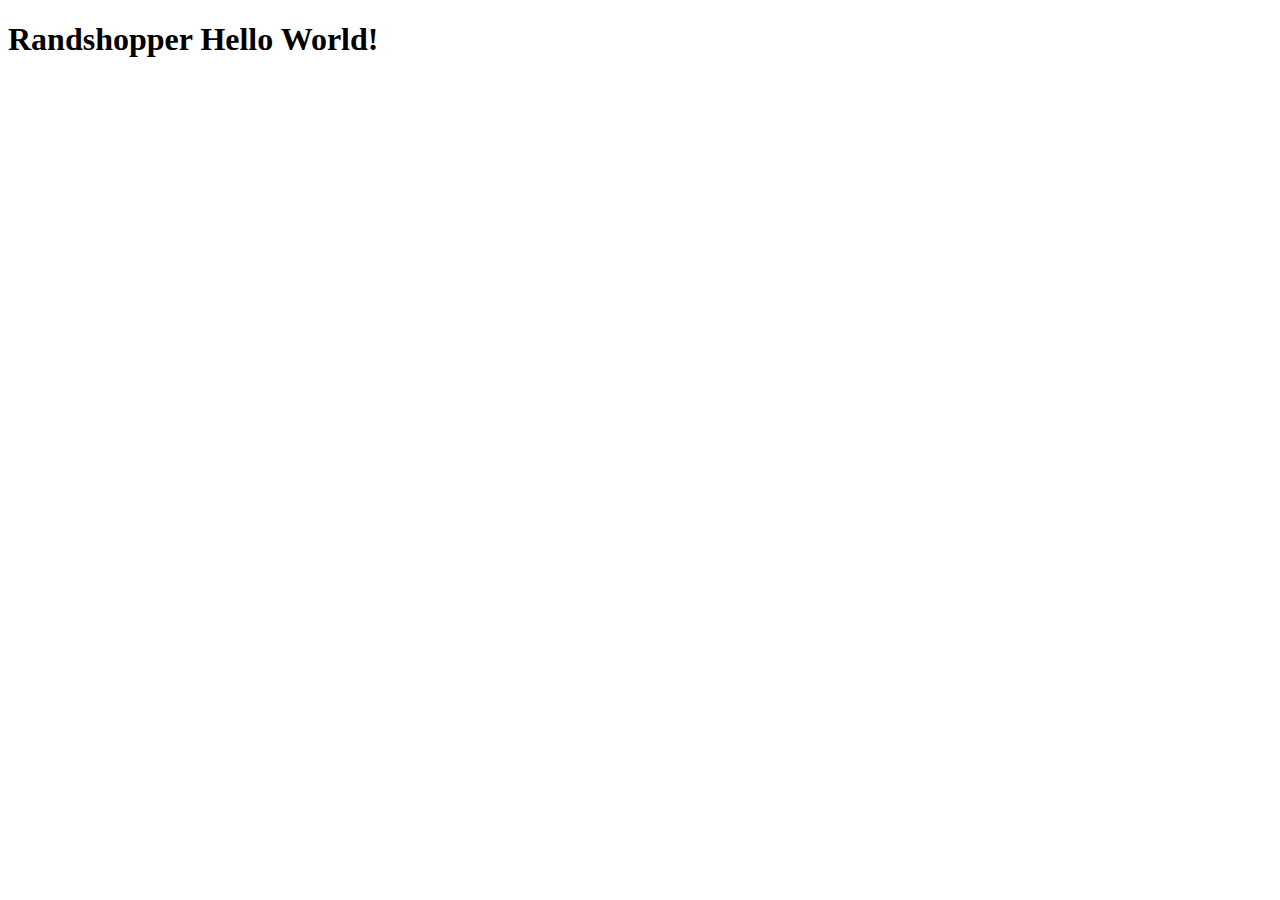
<file: project/randshopper/index.html>
<!DOCTYPE html>
<html lang="en">
<head>
    <meta charset="UTF-8">
    <meta http-equiv="X-UA-Compatible" content="IE=edge">
    <meta name="viewport" content="width=device-width, initial-scale=1.0">
    <title>Randshopper</title>
</head>
<body>
    <h1>Randshopper Hello World!</h1>
</body>
</html>
</file>
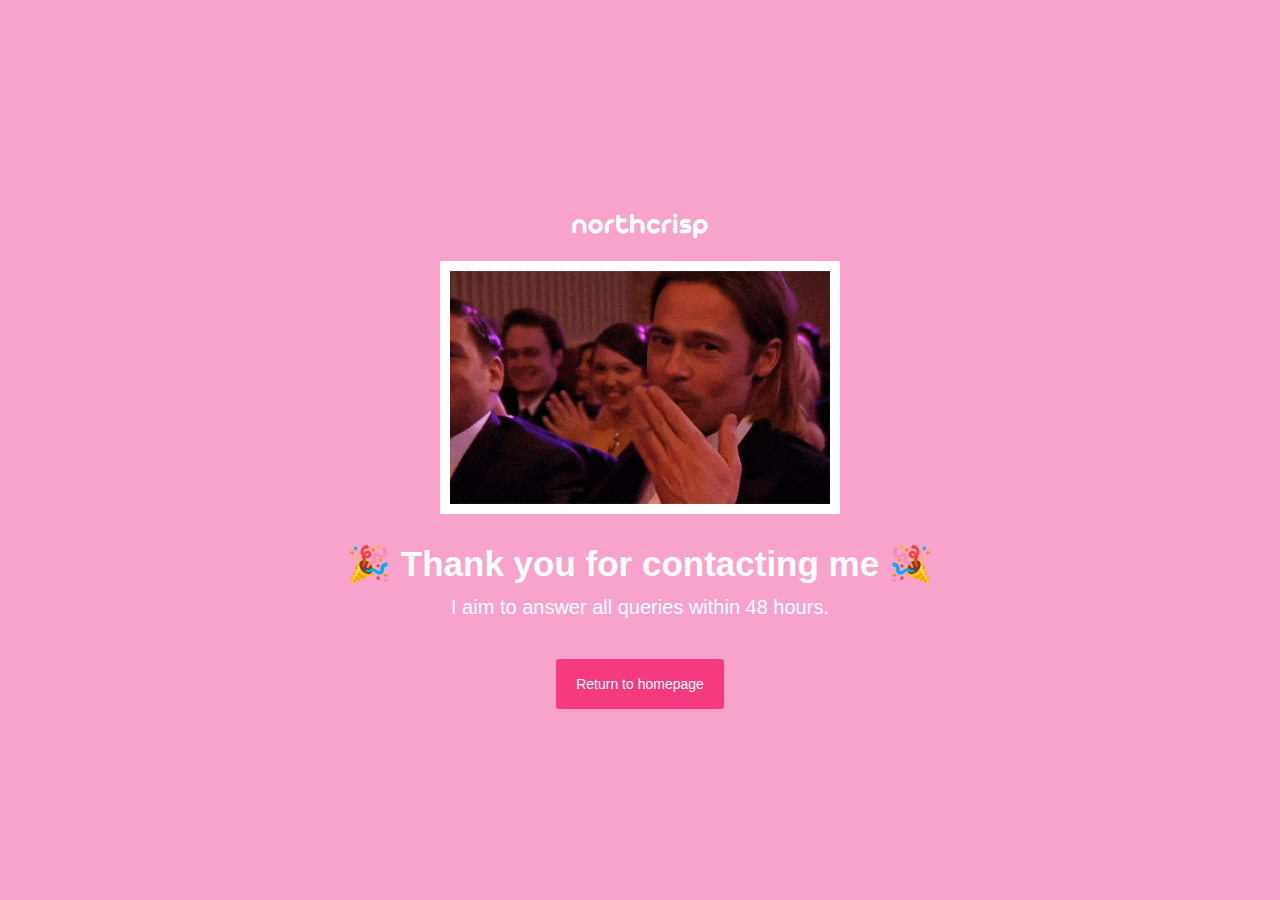
<file: confirmation.html>
<!DOCTYPE html>
<html lang="en">
<head>
    <meta charset="UTF-8">
    <meta http-equiv="X-UA-Compatible" content="IE=edge">
    <meta name="viewport" content="width=device-width, initial-scale=1.0">
    <title>Northcrisp - Thank you for contacting me</title>
    <link rel="stylesheet" href="./assets/css/style.css">
    <link rel="stylesheet" href="./assets/css/controll-manager.css">

    <!-- Stop indexing -->
    <meta name="robots" content="noindex">

    <!-- Scripts -->
    <script src="./assets/js/dark-mode.js"></script>

</head>
<body>
    <div class="page">

        <section class="confirmation">

            <div class="container">
                <div class="confirmation__card">

                    <div class="confirmation__logo-con">
                        <a href="index.html" class="main-logo">
                            <img src="./assets/media/images/logo_white.svg" alt="Northcrisp logo">
                        </a>
                    </div><!-- confirmation__logo-con -->

                    <div class="confirmation__image">
                        <img src="./assets/media/images/thanks.gif" alt="">
                    </div><!-- thankyou__image -->
    
                    <h1 class="confirmation__title display-heading">
                        <span class="confetti-icon--left">🎉</span>
                        <span>Thank you for contacting me</span>
                        <span class="confetti-icon--right">🎉</span>
                    </h1>
                    <span class="confirmation__info">I aim to answer all queries within 48 hours.</span>
    
                    <div class="confirmation__return-con">
                        <a href="index.html" class="confirmation__return-to-homepage">Return to homepage</a>
                    </div><!-- thankyou__return-con -->
                </div>
            </div><!-- container -->

        </section>

    </div><!-- page -->
</body>
</html>
</file>
<file: assets/css/style.css>
/*****************************************************************************
* General
******************************************************************************/
:root {
    --color-website-background: #f3f3f6;
    --color-website-font: #2e2e2e;

    --color-modal-background: #fff;
    --color-modal-close-icon: #fff;
    --color-modal-close: #0000003d;
    --color-modal-close-hover: #000000bd;

    /* --color-cta-hover: #ff00d7; */
    --color-cta-hover: #ff0a7d;

    --color-navigation-frost-bg: rgba(255, 255, 255, 0.3);
    --color-navigation-bg: #ffffffa3;
    --color-navigation-font: #000;
    --color-navigation-action-button: #000;
    --color-navigation-action-button-hover: #ffffff47;

    --color-project-preview-background: #fafcff;

    --color-contact-bg: #f7a3cc;
    /* --color-contact-form-input: #e791bb; */
    --color-contact-form-input: #ffb5d9;
    /* --color-contact-form-input-hover: #d77ea9; */
    /* --color-contact-form-input-hover: #f67bb0; */
    --color-contact-form-input-hover: #dc87af;
}

html[data-theme="dark"]{
    /* --color-website-background: #031324; */
    --color-website-background: #310335;

    --color-website-font: #fff;

    --color-modal-background: #202020;

    --color-navigation-frost-bg: rgba(0, 0, 0, 0.3);
    --color-navigation-bg: #000000a3;
    --color-navigation-font: #fff;
    --color-navigation-action-button: #fff;
    --color-navigation-action-button-hover: #20202047;

    /* --color-skillset-background: #000d1e; */
    --color-skillset-background: #420948;
    --color-skillset-icons: #fff;


    --color-project-preview-background:#021326;

    --color-contact-bg: #790c41;
}

html {
    font-size: 62.5%;
    font-family: 'Figtree', sans-serif;
    background-color: var(--color-website-background);
    color: var(--color-website-font);

    scroll-behavior: smooth;

    -webkit-transition: all .5s ease;
    -moz-transition: all .5s ease;
    -o-transition: all .5s ease;
}

html,
body {
    margin: 0;
    padding: 0;
}

.page {
    /* max-width: 120rem;
    margin-right: auto;
    margin-left: auto; */
}

.container {
    max-width: 120rem;
    padding: 0 2rem;
    margin-right: auto;
    margin-left: auto;
}

p {
    font-size: 1.6rem;
    line-height: 2.3rem;
}

p,
h1,
h2,
h3,
h4,
h5,
h6 {
    margin: 1.5rem 0;
}

h1 {
    font-size: 2.5rem;
}
  
h2 {
    font-size: 2rem;
}
  
h3 {
    font-size: 1.75rem;
}
  
h4 {
    font-size: 1.5rem;
}
  
h5 {
    font-size: 1.25rem;
}
  
h6 {
    font-size: 1rem;
}



h1.display-heading {
    font-size: 4.5rem;
    line-height: 5.5rem;
}
  
h2.display-heading {
    font-size: 4rem;
    line-height: 5rem;
}
  
h3.display-heading {
    font-size: 2.75rem;
    line-height: 3.75rem;
}
  
h4.display-heading {
    font-size: 2.5rem;
    line-height: 3.5rem;
}
  
h5.display-heading {
    font-size: 2.25rem;
    line-height: 3.25rem;
}
  
h6.display-heading {
    font-size: 2rem;
}

/*****************************************************************************
* Animation
******************************************************************************/
.hidden {
    opacity: 0;
    filter: blur(5);
    transform: translateX(-10%);

    -webkit-transition: all 1.5s ease;
    -moz-transition: all 1.5s ease;
    -o-transition: all 1.5s ease;
}

.show {
    opacity: 1;
    filter: blur(0);
    transform: translateX(0);
}

@media(prefers-reduced-motion) {
    .hidden {
        transition: none;
    }
}
/*****************************************************************************
* Header
******************************************************************************/

header {
    /* background-color: #ffffffe3; */
    position: absolute;
    top: 0;
    left: 0;
    right: 0;
    z-index: 3;

    -webkit-transition: all .2s ease-in-out;
    -moz-transition: all .2s ease-in-out;
    -o-transition: all .2s ease-in-out;
}

.sticky-header {
    position: fixed;
    /* background-color: #3c003ed6; */
    background-color: rgba(87, 3, 78, 0.57);
    /* backdrop-filter: blur(10px) saturate(100%) contrast(45%) brightness(130%);
    -webkit-backdrop-filter: blur(10px) saturate(100%) contrast(45%) brightness(130%); */
    backdrop-filter: blur(20px);
    -webkit-backdrop-filter: blur(20px);
}

.header__con {
    display: grid;
    grid-template-columns: 1fr auto;
    height: 7rem;
}

a.main-logo {
    /* max-width: 16rem;
    display: flex; */
}

a.main-logo img {
    display: block;
    width: 160px;
    height: 70px;
}

button[data-dark-mode]{
    height: 7rem;
    width: 7rem;
    display: inline-block;
    position: relative;
    overflow: hidden;
    background-color: red;
}

.dark-mode-switch-grid {
    display: grid;
    grid-template-columns: repeat(2, 1fr);
    position: absolute;
    top: 0;
    left: 0;
    height: 70px;
    width: 140px;

    -webkit-transition: all .2s ease;
    -moz-transition: all .2s ease;
    -o-transition: all .2s ease;
}

html[data-theme="dark"] .dark-mode-switch-grid {
    left: -70px;
}

.dark-mode-switch-grid span {
    display: flex;
    justify-content: center;
    align-items: center;
}


/*****************************************************************************
* Call to action
******************************************************************************/
.cta-container {
    display: block;
    text-align: center;
}

.cta {
    cursor: pointer;
    display: inline-block;
    border: 2px solid;
    border-radius: .3rem;
    height: 30px;
    line-height: 30px;
    padding: 0 2rem;
    text-decoration: none;
    text-transform: uppercase;
    font-size: 1.2rem;
    font-weight: bold;
    letter-spacing: 0.03rem;
    background-color: transparent;
    box-sizing: content-box;

    -webkit-transition: all .2s ease;
    -moz-transition: all .2s ease;
    -o-transition: all .2s ease;
}

.cta:hover {
    box-shadow: 3px 3px 0px 0px var(--color-cta-hover);
}

.cta-big {
    cursor: pointer;
    display: inline-block;
    border: none;
    border-radius: .3rem;
    height: 5rem;
    line-height: 5rem;
    padding: 0 2rem;
    text-decoration: none;
    text-transform: uppercase;
    font-size: 1.2rem;
    font-weight: bold;
    letter-spacing: 0.03rem;
    border: 2px solid #fff;
    color: #fff;
    box-sizing: content-box;

    -webkit-transition: all .2s ease;
    -moz-transition: all .2s ease;
    -o-transition: all .2s ease;
}

.cta-purple {
    background-color: #2b0088;
    border-color: #2b0088;
    color: #fff;
}

.cta-purple:hover {
    background-color: #220364;
    border-color: #220364;
}

.cta-purple-accent-hover:hover {
    border-color: #2b0088;
    color: #2b0088;
}

.cta-green {
    background-color: #3d7368;
    border-color: #3d7368;
}

.cta-green:hover {
    background-color: #348070;
    border-color: #348070;
}

/*****************************************************************************
* Modal
******************************************************************************/
.modal {
    position: relative;
}

.modal[data-target-active="true"] {
    /* visibility: visible;
    opacity: 1; */
}

.modal[data-target-active="true"] .modal__container {
    visibility: visible;
    opacity: 1;
    top: 50%;
}


.modal__container {
    padding: 0 2rem;
    margin: auto;
    /* padding: 20px; */
    width: 100%;
    max-width: 800px;
    position: fixed;
    z-index: 5;
    top: 60%;
    left: 50%;
    transform: translate(-50%, -50%);
    visibility: hidden;
    opacity: 0;
    transition: ease-in-out .3s;
    border-radius: 18px;
    overflow: hidden;

    box-sizing: border-box;
    -webkit-box-sizing: border-box;
    -moz-box-sizing: border-box;
}

.modal__popup {
    position: relative;
    background-color: var(--color-modal-background);
    overflow: hidden;
    border-radius: 18px;
}

.modal__close {
    display: flex;
    justify-content: center;
    align-items: center;

    z-index: 1;
    width: 4rem;
    height: 4rem;
    position: absolute;
    right: 0;
    border-radius: 50%;
    border: none;
    background-color: transparent;
    cursor: pointer;
    padding: 0;
    background-color: var(--color-modal-close);
    top: 2rem;
    right: 2rem;


    -webkit-transition: all .3s ease;
    -moz-transition: all .3s ease;
    -o-transition: all .3s ease;
}

.modal__close:hover {
    background-color: var(--color-modal-close-hover);
}

.modal__close svg {
    height: 1.5rem;
    width: 1.5rem;
    fill: var(--color-modal-close-icon);
}

.modal__slider {
    position: relative;
    background-color: #eaeaea;
}

.modal__slider,
.modal__slider img {
    max-height: 30rem;
}

.modal__slider img {
    width: 100%;
    height: 100%;
    object-fit: contain;
}

.modal__title {
    margin: 0;
}

.modal__project-tag-con {
    display: flex;
    /* justify-content: center; */
    align-items: center;
    gap: .5rem;
    position: absolute;
    bottom: 0;
    left: 0;
    right: 0;
    background-color: #ffffff5e;
    padding: 1rem 2rem;
}

.modal__project-tag {
    display: inline-block;
    font-size: 1.2rem;
    color: #fff;
    background-color: #ff0a7d;
    padding: .4rem .7rem;
    border-radius: .3rem;
}

.modal__project-tag::before {
    content: "#";
}

.modal__project-link {
    background-color: #32088eb3;
    text-decoration: none;
}

.modal__project-link:hover {
    background-color: #2b0088d6;
}

.modal__project-link::before {
    content: none;
}

.modal__body {
    padding: 2rem;
}

.modal__title {
    margin: 0;
}

.modal__project-type {
    font-size: 1.4rem;
    color: #ff0a7d;
}

.modal__description {
    max-height: 20rem;
    overflow-y: scroll;
}

.modal__description a {
    color: var(--color-website-font);
}

.modal__description p {
    margin-top: 0;
}


/*****************************************************************************
* Navigation
******************************************************************************/
.quick-menu {
    display: grid;
    grid-template-columns: auto auto auto;
}

.quick-menu button {
    margin: 0;
    margin-right: 0px;
    margin-left: 0px;
    width: 7rem;
    height: 100%;
    border: none;
    padding: 0;
    background-color: transparent;
    
    display: flex;
    justify-content: center;
    align-items: center;

    margin-right: auto;
    margin-left: auto;
    cursor: pointer;
}

.quick-menu button svg {
    height: 20px;
    width: 20px;
    fill: #fff;
}

.quick-menu > ul {
    list-style: none;
    margin: 0;
    padding: 0;
    display: flex;
}

.quick-menu a {
    display: block;
    height: 7rem;
    line-height: 7rem;
    padding: 0 2rem;
    font-size: 1.3rem;

    text-decoration: none;
    color: #fff;
}

.quick-menu__nav-btn span {
    width: 25px;
    height: 13px;
    position: relative;
}

.quick-menu__nav-btn span::before,
.quick-menu__nav-btn span::after {
    content: "";
    display: block;
    background-color: #fff;
    width: 100%;
    height: 2px;
    position: absolute;
    animation-duration: .5s;
    animation-iteration-count: 1;
    animation-fill-mode: forwards;
}

.quick-menu__nav-btn span::before {
    top: 0;
}

.quick-menu__nav-btn span::after {
    bottom: 0;
}

.navigation {
    position: fixed;
    top: 0;
    right: 0;
    bottom: 0;
    left: 0;
    background-color: var(--color-navigation-bg);
    z-index: 99;

    display: flex;
    justify-content: center;
    align-items: center;
    
    transform: translateY(-100%);
    -webkit-transition: all .2s ease;
    -moz-transition: all .2s ease;
    -o-transition: all .2s ease;
}

.navigation[data-target-active="true"] {
    transform: translateY(0%);
}

.navigation__header {
    position: absolute;
    top: 0;
    left: 0;
    right: 0;
}

.action-controller {
    float: right;
    top: 0;
    right: 0;
    display: grid;
    grid-template-columns: repeat(2, auto);
}

.action-controller button {
    z-index: 99;
    width: 7rem;
    height: 7rem;
    border-radius: 0;
    border: none;
    cursor: pointer;
    padding: 0;
    background-color: transparent;

    -webkit-transition: all .3s ease-in-out;
    -moz-transition: all .3s ease-in-out;
    -o-transition: all .3s ease-in-out;
}

.action-controller button:hover {
    background-color: var(--color-navigation-action-button-hover);
}

.action-controller button svg {
    height: 2rem;
    width: 2rem;
    fill: var(--color-navigation-action-button);
}

.navigation ul {
    z-index: 99;
    list-style: none;
    padding: 0;
    margin: 0;
    text-align: center;
}

.navigation li {

}

.navigation li + li {
    margin-top: 1.5rem;
}

.navigation li svg {
    /* height: 2.5rem;
    width: 2.5rem; */
}

.navigation li a {
    /* color: #000a1e; */
    color: var(--color-navigation-font);
    text-decoration: none;
    font-size: 3.5rem;
    display: block;
    text-transform: uppercase;
    /* letter-spacing: 0.07rem; */
    font-weight: bold;
}

.navigation li a:hover {
    color: #f53a80;
}

.navigation::before {
    background-color: var(--color-navigation-frost-bg);
    /* backdrop-filter: blur(10px) saturate(100%) contrast(45%) brightness(130%);
    -webkit-backdrop-filter: blur(10px) saturate(100%) contrast(45%) brightness(130%); */
    backdrop-filter: blur(20px);
    -webkit-backdrop-filter: blur(20px);
    content: '';
    height: 100%;
    position: absolute;
    width: 100%;
}

/*****************************************************************************
* Banner
******************************************************************************/
section.hero {
    position: relative;
}

.hero-banner {
    width: 100%;
    overflow: hidden;
    position: relative;
}

.hero-banner::before {
    content: "";
    position: absolute;
    top: 0;
    right: 0;
    bottom: 0;
    left: 0;
    /* background-color: #00000069; */
    /* background-color: #00859369; */
    background-color: #8e009369;
    backdrop-filter: blur(5px) saturate(100%) contrast(45%) brightness(130%);
    -webkit-backdrop-filter: blur(5px) saturate(100%) contrast(45%) brightness(130%);
    z-index: 1;
}

.hero-banner, 
.hero-banner img {
    height: 100vh;
}

.hero-banner img {
    position: absolute;
    top: 0;
    right: 0;
    bottom: 0;
    left: 0;
    width: 100%;
    object-fit: cover;
}

.hero-banner video {
    height: 100%;
    -o-object-fit: cover;
    object-fit: cover;
    width: 100%;
}

.hero-banner__promotion {
    position: absolute;
    z-index: 1;
    color: #fff;
    top: 0;
    right: 0;
    bottom: 0;
    left: 0;
    display: flex;
    justify-content: center;
    align-items: center;
}

.hero-banner__intro {
    display: grid;
    grid-template-columns: 1fr;
    grid-gap: 1rem;
}

.hero-banner__intro .display-heading,
.hero-banner__intro p {
    margin: 0;
}

.hero-banner__info-con {
    display: flex;
    justify-content: center;
    align-items: center;
    order: 1;
}

.hero-banner__action {
    margin-top: 4rem;
    display: grid;
    grid-gap: 1rem;
    grid-template-columns: max-content max-content;
}

.hero-banner__profile {
    display: flex;
    justify-content: center;
    align-items: center;
    /* height: 15rem;
    width: 15rem; */
    border-radius: 18px;
    overflow: hidden;
    /* background-color: #681e6054; */
    /* margin-left: auto; */
    transform: rotate(10deg);
    margin-top: 5rem;
}

.hero-banner__profile img {
    width: 100%;
    height: 100%;
    position: initial;
}

@media screen and (min-width: 720px) {
    
    .hero-banner, 
    .hero-banner > img {
        height: 100vh;
    }

    .hero-banner__profile {
        height: auto;
        padding: 5rem;
        margin-left: auto;
        margin-top: 0;
    }

    .hero-banner__intro {
        display: grid;
        grid-template-columns: repeat(2, 1fr);
    }

    .hero-banner__info-con {
        order: 0;
    }
}

/*****************************************************************************
* Website Message
******************************************************************************/

.website-msg {
    height: 5rem;
    display: flex;
    align-items: center;
    justify-content: center;
    font-size: 1.3rem;
    background-color: #9d507d;
    color: #fff;
}

/*****************************************************************************
* Contact
******************************************************************************/
.contact {
    padding: 10rem 0;
    background-color: var(--color-contact-bg);
}

.contact__info {
    text-align: center;
}

.contact__social-icon svg {
    transform: scale(2);
    fill: #9d507d;

    -webkit-transition: all .2s ease-in-out;
    -moz-transition: all .2s ease-in-out;
    -o-transition: all .2s ease-in-out;
}

.contact__social-icon:hover svg {
    transform: scale(2.3);
}

.contact form {
    max-width: 60rem;
    margin: auto;
}

.contact form label {
    font-size: 1.4rem;
    color: #fff;
}

.contact form label > span {
    display: block;
    margin-bottom: .7rem;
}

.contact form label + label {
    display: block;
    margin-top: 1.5rem;
}


.contact form input,
.contact form textarea {
    display: block;
    width: 100%;
    border-radius: .3rem;
    border: none;
    background-color: var(--color-contact-form-input);
    outline: none;
    padding: 0 1rem;
    color: #fff;
    font-family: 'Figtree', sans-serif;
    font-size: 1.4rem;

    box-sizing: border-box;
    -webkit-box-sizing: border-box;
    -moz-box-sizing: border-box;

    -webkit-transition: all .2s ease-in-out;
    -moz-transition: all .2s ease-in-out;
    -o-transition: all .2s ease-in-out;
}

.contact form input:focus,
.contact form textarea:focus {
    background-color: var(--color-contact-form-input-hover);
}

.contact form input {
    height: 5rem;
}

.contact form input[type="submit"] {
    width: 100%;
    background-color: #f53a80;
    height: 7rem;
    line-height: 7rem;
    margin-top: 5rem;
    cursor: pointer;
}

.contact form input[type="submit"]:hover {
    background-color: #e11c66;
}

.contact form textarea {
    height: 10rem;
    padding: 1rem;
    resize: none;
}

.contact__form-info p {
    text-align: center;
    font-size: 1rem;
}

.contact__form-info p,
.contact__form-info a {
    color: #fff;
}

h2.contact__title {
    color: #fff;
    font-size: 3rem;
}

@media screen and (min-width: 720px) {
    h2.contact__title {
        font-size: 4rem;
    }
}
/*****************************************************************************
* Thank you page
******************************************************************************/
section.confirmation {
    height: 100vh;
    position: fixed;
    top: 0;
    right: 0;
    bottom: 0;
    left: 0;
    background-color: var(--color-contact-bg);
    display: flex;
    align-items: center;
    justify-content: center;
}

.confirmation__card {
    color: #fff;
}

.confirmation__logo-con {
    display: flex;
    align-items: center;
    justify-content: center;
}

h1.confirmation__title {
    text-align: center;
    font-size: 2rem;
    line-height: 2rem;
}

.confirmation__image {
    display: block;
    text-align: center;
    margin-bottom: 3rem;
}


.confirmation__image img {
    border: 10px solid #fff;
    width: 100%;
    max-width: 40rem;
    box-sizing: border-box;
}

.confetti-icon--right {
    display: inline-block;
    -webkit-transform: scaleX(-1);
    transform: scaleX(-1);
}

.confirmation__info {
    display: block;
    text-align: center;
    font-size: 1.3rem;
}

.confirmation__return-con {
    margin-top: 4rem;
    display: flex;
    align-items: center;
    justify-content: center;
}

.confirmation__return-to-homepage {
    display: inline-block;
    height: 5rem;
    background-color: #f53a80;
    padding: 0 2rem;
    line-height: 5rem;
    font-size: 1.4rem;
    text-decoration: none;
    color: #fff;
    border-radius: .3rem;
}

.confirmation__return-to-homepage:hover {
    background-color: #e11c66;
}

@media screen and (min-width: 620px) {
    h1.confirmation__title {
        font-size: 3.5rem;
        line-height: 3.5rem;
    }

    .confirmation__info {
        font-size: 2rem;
    }
}

/*****************************************************************************
* Promo card
******************************************************************************/
.promo-card {
    display: block;
    width: 25rem;
}

.promo-card__top {
    display: block;
    width: 100%;
    background-color: #fff;
    border-top-left-radius: 18px;
    border-top-right-radius: 18px;
    padding: 2rem;

    box-sizing: border-box;
    -webkit-box-sizing: border-box;
    -moz-box-sizing: border-box;
}

.promo-card__bottom {
    display: block;
    width: 100%;
    background-color: #fff;
    border-bottom-left-radius: 18px;
    border-bottom-right-radius: 18px;
    padding: 2rem;

    box-sizing: border-box;
    -webkit-box-sizing: border-box;
    -moz-box-sizing: border-box;
}

.promo-card__img-con {
    position: relative;
    overflow: hidden;
    width: 100%;
    height: 20rem;
    border-radius: 11px;

    /* background-color: #73006cc7; */
    /* background: rgb(0,226,255);
    background: -moz-linear-gradient(32deg, rgba(0,226,255,1) 0%, rgba(21,10,62,1) 49%, rgba(255,0,67,1) 100%);
    background: -webkit-linear-gradient(32deg, rgba(0,226,255,1) 0%, rgba(21,10,62,1) 49%, rgba(255,0,67,1) 100%);
    background: linear-gradient(32deg, rgba(0,226,255,1) 0%, rgba(21,10,62,1) 49%, rgba(255,0,67,1) 100%);
    filter: progid:DXImageTransform.Microsoft.gradient(startColorstr="#00e2ff",endColorstr="#ff0043",GradientType=1);  */
}

.promo-card__img-con::before {
    content: "";
    position: absolute;
    top: 0;
    right: 0;
    bottom: 0;
    left: 0;
    z-index: 1;

    backdrop-filter: blur(1px) saturate(100%) contrast(45%) brightness(130%);
    -webkit-backdrop-filter: blur(1px) saturate(100%) contrast(45%) brightness(130%);
}

.promo-card__img-bg {
    display: block;
    width: 600px;
    height: 300px;
    position: absolute;
    left: 0;

    -webkit-transition: all .2s ease-in-out;
    -moz-transition: all .2s ease-in-out;
    -o-transition: all .2s ease-in-out;
}

html[data-theme="dark"] .promo-card__img-bg {
    left: -300px;
}

.promo-card__img-con img.promo-card__img-user {
    position: absolute;
    top: 0;
    right: 0;
    bottom: 0;
    left: 0;
    z-index: 6;
}

.promo-card__img-con img {
    width: 100%;
}

.promo-card__divider {
    height: 30px;
    margin: 0 auto;
    background-image: radial-gradient(circle, transparent 72%, #fff 72%),
    repeating-linear-gradient(90deg, #fff 0, #fff 2%, #69086d 2%, #69086d 4%),
    linear-gradient(#fff, #fff),
    radial-gradient(circle, transparent 72%, #fff 72%);
    background-size: 30px 30px, calc(100% - 30px) 2px, calc(100% - 30px) 100%, 30px 30px;
    background-position: -15px 0, 15px 50%, 15px 0, calc(100% + 15px) 0;
    background-repeat: no-repeat;
}

.promo-card__info {
    display: grid;
    grid-template-columns: max-content 1fr;
    grid-gap: 1rem;
}

img.promo-card__qr-code {
    position: unset;
    object-fit: contain;
    max-width: 4rem;

    -webkit-transition: all .1s ease-in-out;
    -moz-transition: all .1s ease-in-out;
    -o-transition: all .1s ease-in-out;
}

img.promo-card__qr-code:hover {
    transform: scale(1.1);
}

.promo-card__name {
    margin: 0;
    color: #000;
}

.promo-card__qr-info {
    font-size: 1.2rem;
    display: block;
    /* margin-top: .5rem; */
    color: #000;
}

@media screen and (min-width: 720px) {
    .promo-card {
        width: 30rem;
    }

    img.promo-card__qr-code {
        max-width: 6rem;
    }    

    .promo-card__qr-info {
        font-size: 1.3rem;
    }

    .promo-card__img-con {
        height: 25rem;
    }
}

/*****************************************************************************
* Skill section
******************************************************************************/
.skillset-container {
    padding: 10rem 0;
    background-color: var(--color-skillset-background);
}

.skillset-list {
    display: grid;
    grid-template-columns: repeat(3, 1fr);
    grid-gap: .5rem;
}

.skill-card {
    background-color: rgb(249, 249, 249);
    display: flex;
    justify-content: center;
    align-items: center;
    position: relative;
    color: #000;
    border-radius: .3rem;
    overflow: hidden;

    -webkit-box-sizing: inherit;
    -moz-box-sizing: inherit;
    box-sizing: inherit;
    padding: 4rem 1rem;
}

.skill-card__note {
    position: absolute;
    top: 0;
    right: 0;
    left: 0;
    background-color: #7400ff;
    text-align: center;
    color: #fff;
    padding: .7rem;
}

.skill-card svg {
    height: 5rem;
    width: 5rem;
}

.skill-card__info {
    font-size: 0;
    position: absolute;
    top: 0;
    left: 0;
}

@media screen and (min-width: 720px) {
    .skill-card {
        padding: 3rem;
    }

    .skill-card__note {
        left: auto;
        text-align: unset;
        border-bottom-left-radius: .5rem;
    }

    .skill-card svg {
        height: 7rem;
        width: 7rem;
        margin: 1rem;
    }
    
}

@media screen and (min-width: 1020px) {
    .skillset-list {
        grid-template-columns: repeat(5, 1fr);
        grid-gap: 1rem;
    }
}

/*****************************************************************************
* Twin container
******************************************************************************/
.twin-container {
    display: grid;
    grid-template-columns: 1fr;
}

.twin-container,
.twin-container__profile,
.twin-container__banner {
    min-height: 500px;
}

.twin-container__profile {
    display: flex;
    justify-content: center;
    align-items: center;
    position: relative;
}

.twin-container__profile .cta {
    color: var(--color-website-font);
}

/* .twin-container__profile::before {

    content: "";
    position: absolute;
    top: 0;
    right: 0;
    bottom: 0;
    left: 0;
    z-index: 1;

    background: rgb(0,226,255);
    background: -moz-linear-gradient(32deg, rgba(0,226,255,1) 0%, rgba(255,0,67,1) 100%);
    background: -webkit-linear-gradient(32deg, rgba(0,226,255,1) 0%, rgba(255,0,67,1) 100%);
    background: linear-gradient(32deg, rgba(0,226,255,1) 0%, rgba(255,0,67,1) 100%);
    filter: progid:DXImageTransform.Microsoft.gradient(startColorstr="#00e2ff",endColorstr="#ff0043",GradientType=1); 
} */

.twin-container__profile video {
    height: 100%;
    -o-object-fit: cover;
    object-fit: cover;
    width: 100%;
    position: absolute;
    top: 0;
    right: 0;
    bottom: 0;
    left: 0;
}

.twin-container__profile > img {
    position: absolute;
    width: 100%;
    height: 100%;
    object-fit: cover;
    top: 0;
    right: 0;
    bottom: 0;
    left: 0;
}

.twin-container__profile-info {
    z-index: 1;
    display: grid;
    grid-template-columns: 1fr;
    grid-gap: 2rem;
}

.twin-container__profile-picture {
    overflow: hidden;
    width: 200px;
    height: 200px;
    border: 1px solid #eee;
    border-radius: 50%;
    margin: auto;
    position: relative;
}

.twin-container__profile-picture::before {
    content: "";
    position: absolute;
    top: 0;
    right: 0;
    bottom: 0;
    left: 0;
/* 
    background: rgb(0,226,255);
    background: -moz-linear-gradient(32deg, rgba(0,226,255,1) 0%, rgba(255,0,67,1) 100%);
    background: -webkit-linear-gradient(32deg, rgba(0,226,255,1) 0%, rgba(255,0,67,1) 100%);
    background: linear-gradient(32deg, rgba(0,226,255,1) 0%, rgba(255,0,67,1) 100%);
    filter: progid:DXImageTransform.Microsoft.gradient(startColorstr="#00e2ff",endColorstr="#ff0043",GradientType=1);  */
}

.twin-container__profile-picture > img {
    object-fit: cover;
    width: 100%;
    height: 100%;
    -webkit-filter: grayscale(100%); /* Safari 6.0 - 9.0 */
    filter: grayscale(100%);
}

.twin-container__banner {
    position: relative;
    overflow: hidden;
    display: flex;
    justify-content: center;
    align-items: center;
    color: #fff;
    order: -1;
}

.twin-container__banner::before {
    content: "";
    /* background-color: rgba(0,0,0,.3); */
    background: rgb(255,255,255);
    background: -moz-linear-gradient(32deg, rgba(0, 0, 0, 0.27) 0%, rgba(15, 98, 164, 0.76) 100%);
    background: -webkit-linear-gradient(32deg, rgba(0, 0, 0, 0.27) 0%, rgba(15, 98, 164, 0.76) 100%);
    background: linear-gradient(32deg, rgba(0, 0, 0, 0.27) 0%, rgba(15, 98, 164, 0.76) 100%);
    filter: progid:DXImageTransform.Microsoft.gradient(startColorstr="#ffffff",endColorstr="#0f62a4",GradientType=1);

    position: absolute;
    top: 0;
    right: 0;
    bottom: 0;
    left: 0;
    z-index: 1;
}

.twin-container__banner img {
    position: absolute;
    width: 100%;
    height: 100%;
    object-fit: cover;
    top: 0;
    right: 0;
    bottom: 0;
    left: 0;
}

.twin-container__banner .cta {
    color: #fff;
}

.twin-container__info {
    z-index: 2;
    max-width: 600px;
    padding: 0 2rem;
    text-align: center;
}

.twin-container__title {
    position: relative;
    padding-bottom: 1.5rem;
    /* text-align: center; */
    text-transform: uppercase;
    line-height: 4rem;
}

.twin-container__title::before {
    content: "";
    position: absolute;
    bottom: 0;
    height: .2rem;
    width: 3rem;
    background-color: #fff;
    right: 0;
    left: 0;
    margin: auto;
}

.twin-container__profile .twin-container__title::before {
    background-color: var(--color-website-font);
    margin-left: inherit;
}

@media screen and (min-width: 720px) {
    .twin-container__profile-info {
        grid-template-columns: 1fr auto;
    }
}

@media screen and (min-width: 1100px) {
    .twin-container {
        grid-template-columns: 50% 50%;
    }    

    .twin-container__banner {
        order: initial;
    }
}

/*****************************************************************************
* Project
******************************************************************************/
.projects-preview {
    padding: 10rem 0;
    /* background-color: var(--color-project-preview-background); */
}

.projects-preview-header {
    display: grid;
    grid-template-columns: 1fr auto;
}

.projects-preview-header .cta-container {
    display: flex;
    justify-content: center;
    align-items: center;
}

.projects-preview-header .cta {
    color: var(--color-website-font);
}

/*****************************************************************************
* Tiles
******************************************************************************/
.tile {
    padding: 3rem;
    background-color: #fff;
    position: relative;
}

.tile--rounded {
    border-radius: 18px;
}

.tile__body img {
    width: 100%;
}

.tile__project-type {
    font-size: 1.4rem;
    color: #ff0a7d;
}

.tile__headline {
    margin: 0;
    color: #000;
}

.tile__read-more {
    position: absolute;
    right: 2rem;
    top: 2rem;
    width: 4rem;
    height: 4rem;
    display: flex;
    justify-content: center;
    align-items: center;
    border: none;
    border-radius: 50%;
    cursor: pointer;
    padding: 0;
    background-color: #d0d0d7;

    -webkit-transition: all .2s ease-in-out;
    -moz-transition: all .2s ease-in-out;
    -o-transition: all .2s ease-in-out;
}

.tile__read-more:hover {
    background-color: #b9b9c4;
}

.tile__read-more::before {
    content: "\FF0B";
    color: #fff;
    display: inline-block;
    font-size: 2.3rem;
}

.tile__body {
    margin-top: 2rem;
    position: relative;
}

.tile__img-con {
    border-radius: 9px;
    overflow: hidden;
    height: 30rem;
    position: relative;
}

.tile__img-con img {
    width: 100%;
    height: 100%;
    object-fit: cover;
}

.tile__tags span {
    display: inline-block;
    position: absolute;
    bottom: 2rem;
    left: 2rem;
    font-size: 1.2rem;
    color: #fff;
    /* background-color: #000; */
    background-color: #ff0a7d;
    padding: .4rem .7rem;
    border-radius: .3rem;
    z-index: 2;
}

.tile__tags span::before {
    content: "#";
}

.tile-coming-soon .tile__img-con::before {
    content: "Coming Soon";
    color: #fff;
    text-align: center;
    line-height: 30rem;
    font-size: 2rem;
    position: absolute;
    top: 0;
    right: 0;
    bottom: 0;
    left: 0;
    z-index: 1;
    background-color: #ffffff69;
    backdrop-filter: blur(10px) saturate(100%) contrast(45%) brightness(130%);
    -webkit-backdrop-filter: blur(10px) saturate(100%) contrast(45%) brightness(130%);
}

.grid {
    display: grid;
    grid-column-gap: 2.5rem;
    grid-row-gap: 2.5rem;
    grid-template-columns: repeat(12,minmax(0,1fr));
}


    .small-span-1 {
        grid-column: span 1;
    }

    .small-span-2 {
        grid-column: span 2;
    }

    .small-span-3 {
        grid-column: span 3;
    }

    .small-span-4 {
        grid-column: span 4;
    }

    .small-span-5 {
        grid-column: span 5;
    }

    .small-span-6 {
        grid-column: span 6;
    }

    .small-span-7 {
        grid-column: span 7;
    }

    .small-span-8 {
        grid-column: span 8;
    }

    .small-span-9 {
        grid-column: span 9;
    }

    .small-span-10 {
        grid-column: span 10;
    }

    .small-span-11 {
        grid-column: span 11;
    }

    .small-span-12 {
        grid-column: span 12;
    }


@media screen and (min-width: 720px) {

    .tile {
        padding: 5rem;
    }

    .medium-span-1 {
        grid-column: span 1;
    }
    
    .medium-span-2 {
        grid-column: span 2;
    }
    
    .medium-span-3 {
        grid-column: span 3;
    }
    
    .medium-span-4 {
        grid-column: span 4;
    }
    
    .medium-span-5 {
        grid-column: span 5;
    }
    
    .medium-span-6 {
        grid-column: span 6;
    }
    
    .medium-span-7 {
        grid-column: span 7;
    }
    
    .medium-span-8 {
        grid-column: span 8;
    }
    
    .medium-span-9 {
        grid-column: span 9;
    }
    
    .medium-span-10 {
        grid-column: span 10;
    }
    
    .medium-span-11 {
        grid-column: span 11;
    }
    
    .medium-span-12 {
        grid-column: span 12;
    }
    
}

@media screen and (min-width: 1020px) {

.large-span-1 {
    grid-column: span 1;
}

.large-span-2 {
    grid-column: span 2;
}

.large-span-3 {
    grid-column: span 3;
}

.large-span-4 {
    grid-column: span 4;
}

.large-span-5 {
    grid-column: span 5;
}

.large-span-6 {
    grid-column: span 6;
}

.large-span-7 {
    grid-column: span 7;
}

.large-span-8 {
    grid-column: span 8;
}

.large-span-9 {
    grid-column: span 9;
}

.large-span-10 {
    grid-column: span 10;
}

.large-span-11 {
    grid-column: span 11;
}

.large-span-12 {
    grid-column: span 12;
}

}

/*****************************************************************************
* Footer
******************************************************************************/
footer {
    background-color: #090909;
}

/*****************************************************************************
* Contact float button
******************************************************************************/
#contact-float-btn {
    background-color: #f53a80;
    font-size: 1.4rem;
    color: #fff;
    border: none;
    border-radius: 0;
    position: fixed;
    bottom: -7rem;
    height: 5rem;
    width: 15rem;
    border-radius: 5rem;
    cursor: pointer;
    box-shadow: 0px 0px 40px 0px #a2889199;
    border: 1px solid #dd2c6e;
    z-index: 20;
    left: 0;
    right: 0;
    margin: auto;

    -webkit-transition: all .2s ease-in-out;
    -moz-transition: all .2s ease-in-out;
    -o-transition: all .2s ease-in-out;
}

#contact-float-btn:hover {
    background-color: #e11c66;
    transform: scale(1.1);
}

#contact-float-btn.visible-contact-float {
    bottom: 2rem;
}

@media screen and (min-width: 520px) {
    #contact-float-btn {
        height: 6rem;
        width: 25rem;
        font-size: 1.6rem;
    }
}

/*****************************************************************************
* Scroll to top
******************************************************************************/
#scroll-to-top {
    position: fixed;
    bottom: 2rem;
    right: 2rem;
    height: 5rem;
    width: 5rem;
    display: flex;
    align-items: center;
    justify-content: center;
    border: none;
    border-radius: 50px;
    padding: 0ch;
    cursor: pointer;
    background-color: #9d507d;
    z-index: 9;
    visibility: hidden;
    opacity: 0;

    -webkit-transition: all .2s ease-in-out;
    -moz-transition: all .2s ease-in-out;
    -o-transition: all .2s ease-in-out;
}

#scroll-to-top:hover {
    transform: scale(1.2);
}

#scroll-to-top svg {
    height: 3rem;
    width: 3rem;
    fill: #fff;
}


#scroll-to-top.visible-scroll-to-top {
    visibility: visible;
    opacity: 1;
}
</file>
<file: assets/css/controll-manager.css>
.shadow {
    display: none;
    opacity: 0;
    background-color: #0000008a;
    position: fixed;
    top: 0;
    right: 0;
    bottom: 0;
    left: 0;
    z-index: 3;
    cursor: pointer;
    transition: all .3s;
}

.shadow.visible {
    display: block;
    opacity: 1;
}
</file>
<file: assets/css/notice.css>
html,
body {
    margin: 0px;
    padding: 0px;
}

:root {
    --color-notice-bg: #b1124d;
    --color-notice-border: #95053b;
    --color-notice-text: #fff;
}

/* html[data-theme="dark"]{
    --color-notice-bg: #ffffff7a;
    --color-notice-border: #fff;
    --color-notice-text: #000;
} */

/**
* =====================================================
* Notice Modal
* =====================================================
*/

.notice-wrapper {
    max-width: 350px;
    position: fixed;
    right: 0;
    bottom: 0;
    z-index: 10;
}

.notice {
    display: grid;
    grid-template-columns: 1fr auto;
    margin-bottom: 10px;
    border: 1px solid;
    font-size: 14px;
    line-height: 18px;
    font-family: sans-serif;
    margin-right: 20px;
    margin-left: 20px;

    border-radius: .3rem;
    background-color: var(--color-notice-bg);
    color: var(--color-notice-text);
    backdrop-filter: blur(30px) saturate(100%) contrast(45%) brightness(130%);
    -webkit-backdrop-filter: blur(30px) saturate(100%) contrast(45%) brightness(130%);
}

.notice span {
    padding: 2rem;
}

.notice,
.notice button {
    border-color: var(--color-notice-border);
}

.notice button:hover {
    color: #840031;
}

.success,
.success button {
    color: #155724;
    background-color: #d4edda;
    border-color: #c3e6cb;
}

.error,
.error button {
    color: #721c24;
    background-color: #f8d7da;
    border-color: #f5c6cb;
}

.warning,
.warning button {
    color: #856404;
    background-color: #fff3cd;
    border-color: #ffeeba;
}

.status-code {
    font-weight: bold;
    text-transform: uppercase;
    display: inline-block;
    margin-right: 5px;
}

.close-notice-btn {
    color: var(--color-notice-text);
    padding: 0px 15px;
    background-color: transparent;
    border: none;
    border-left: 1px solid;
    cursor: pointer;
}
</file>
